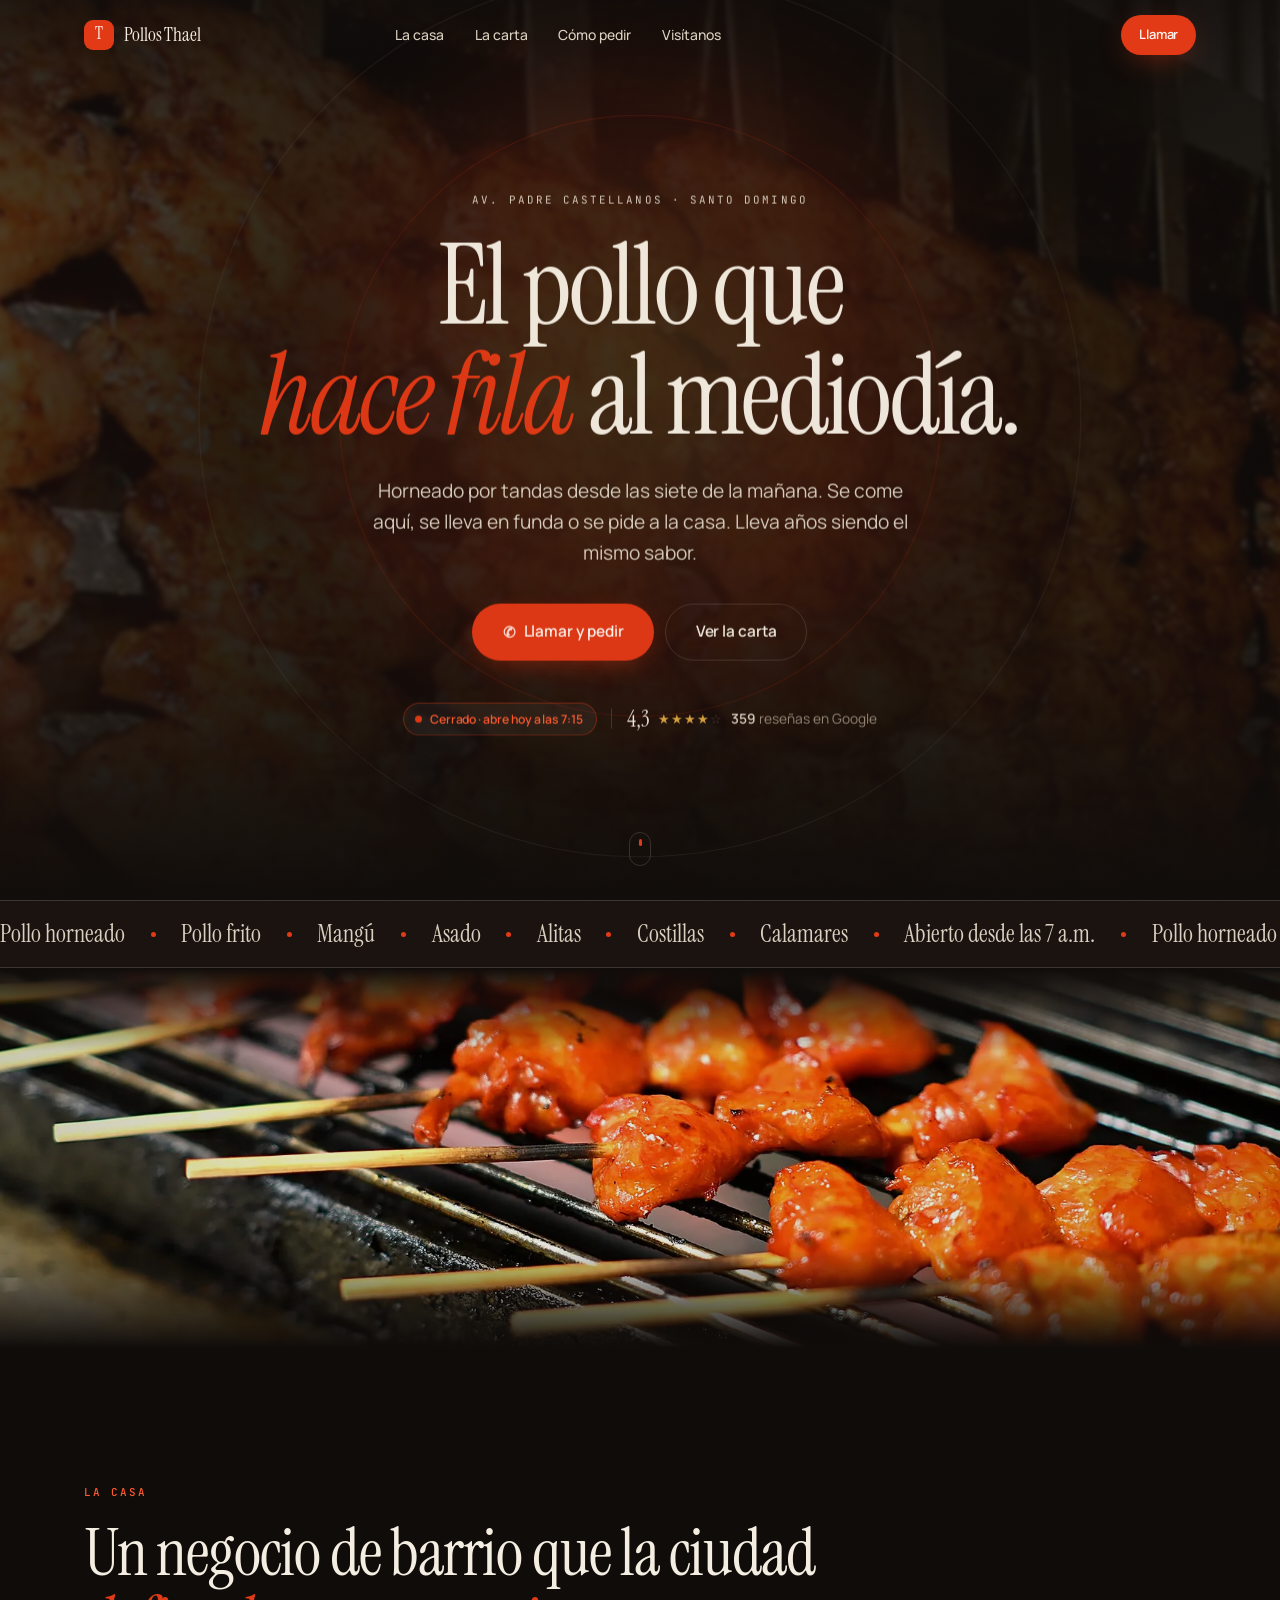
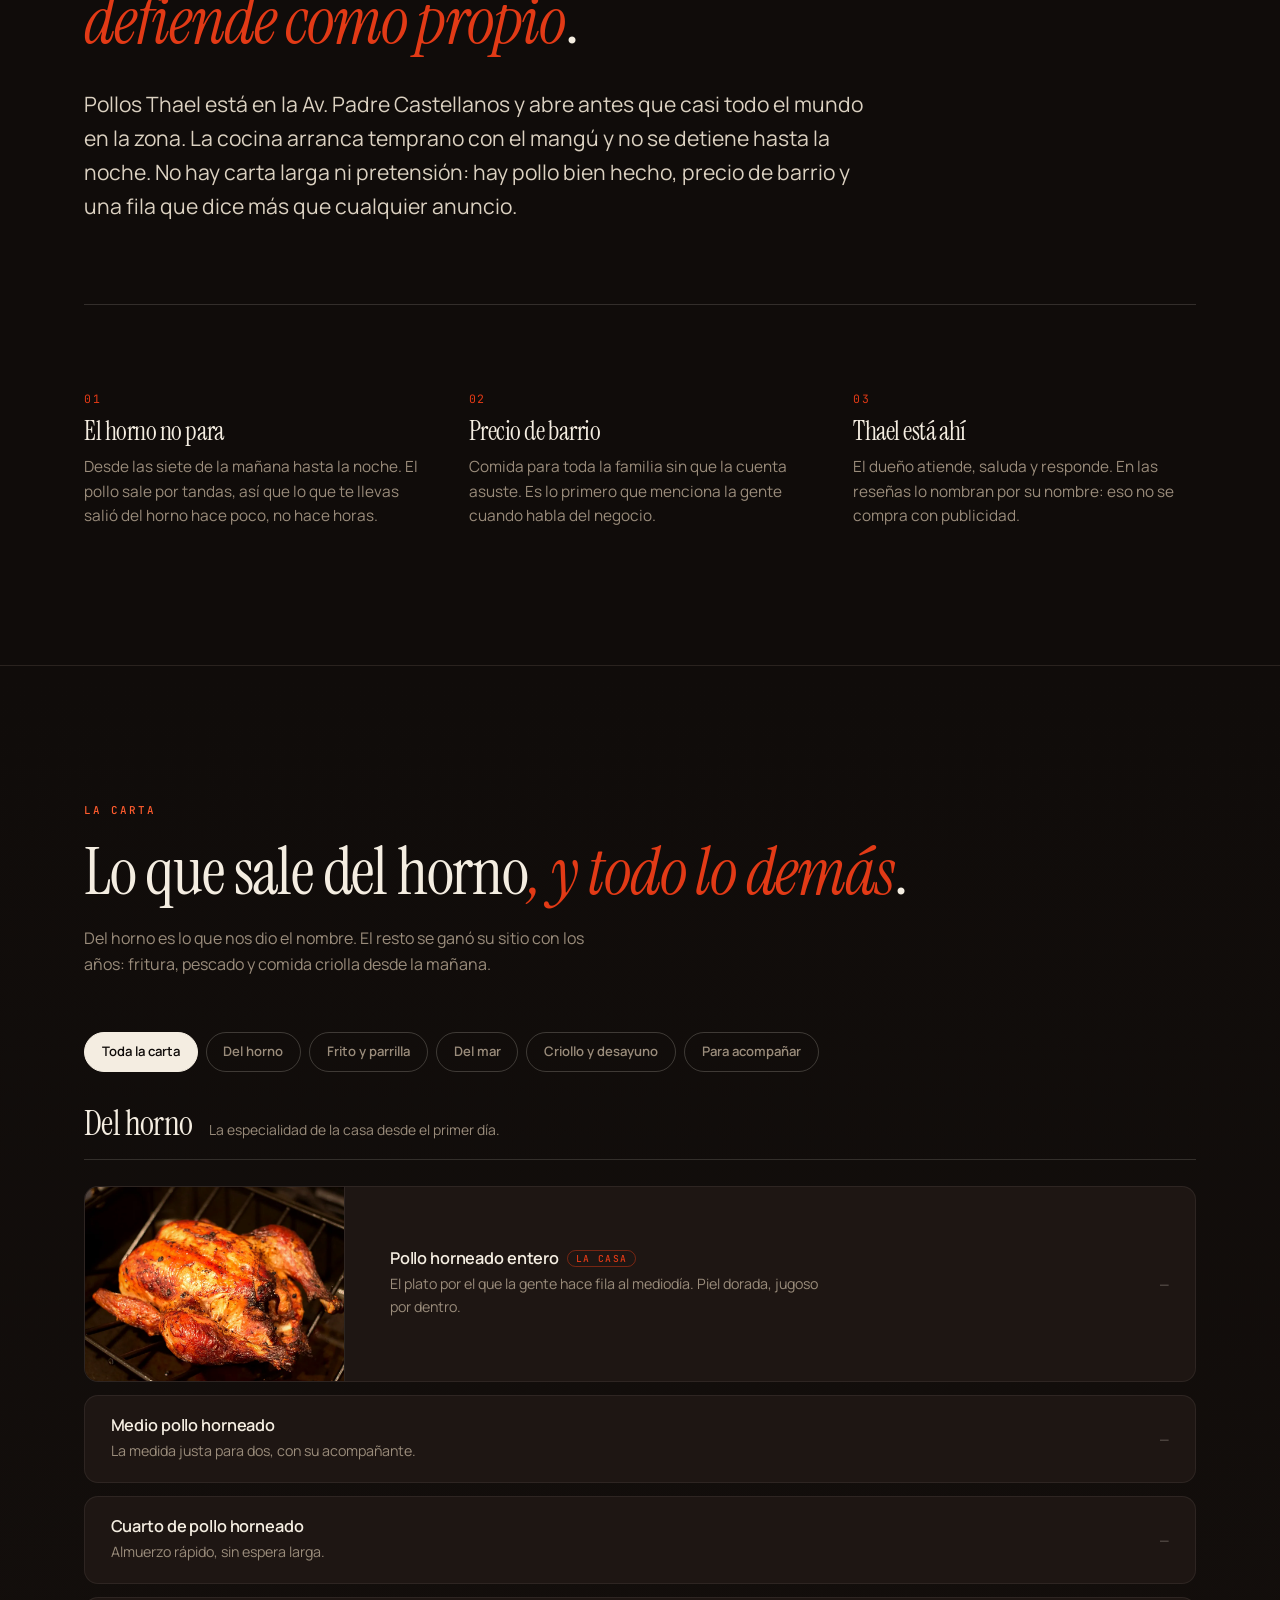
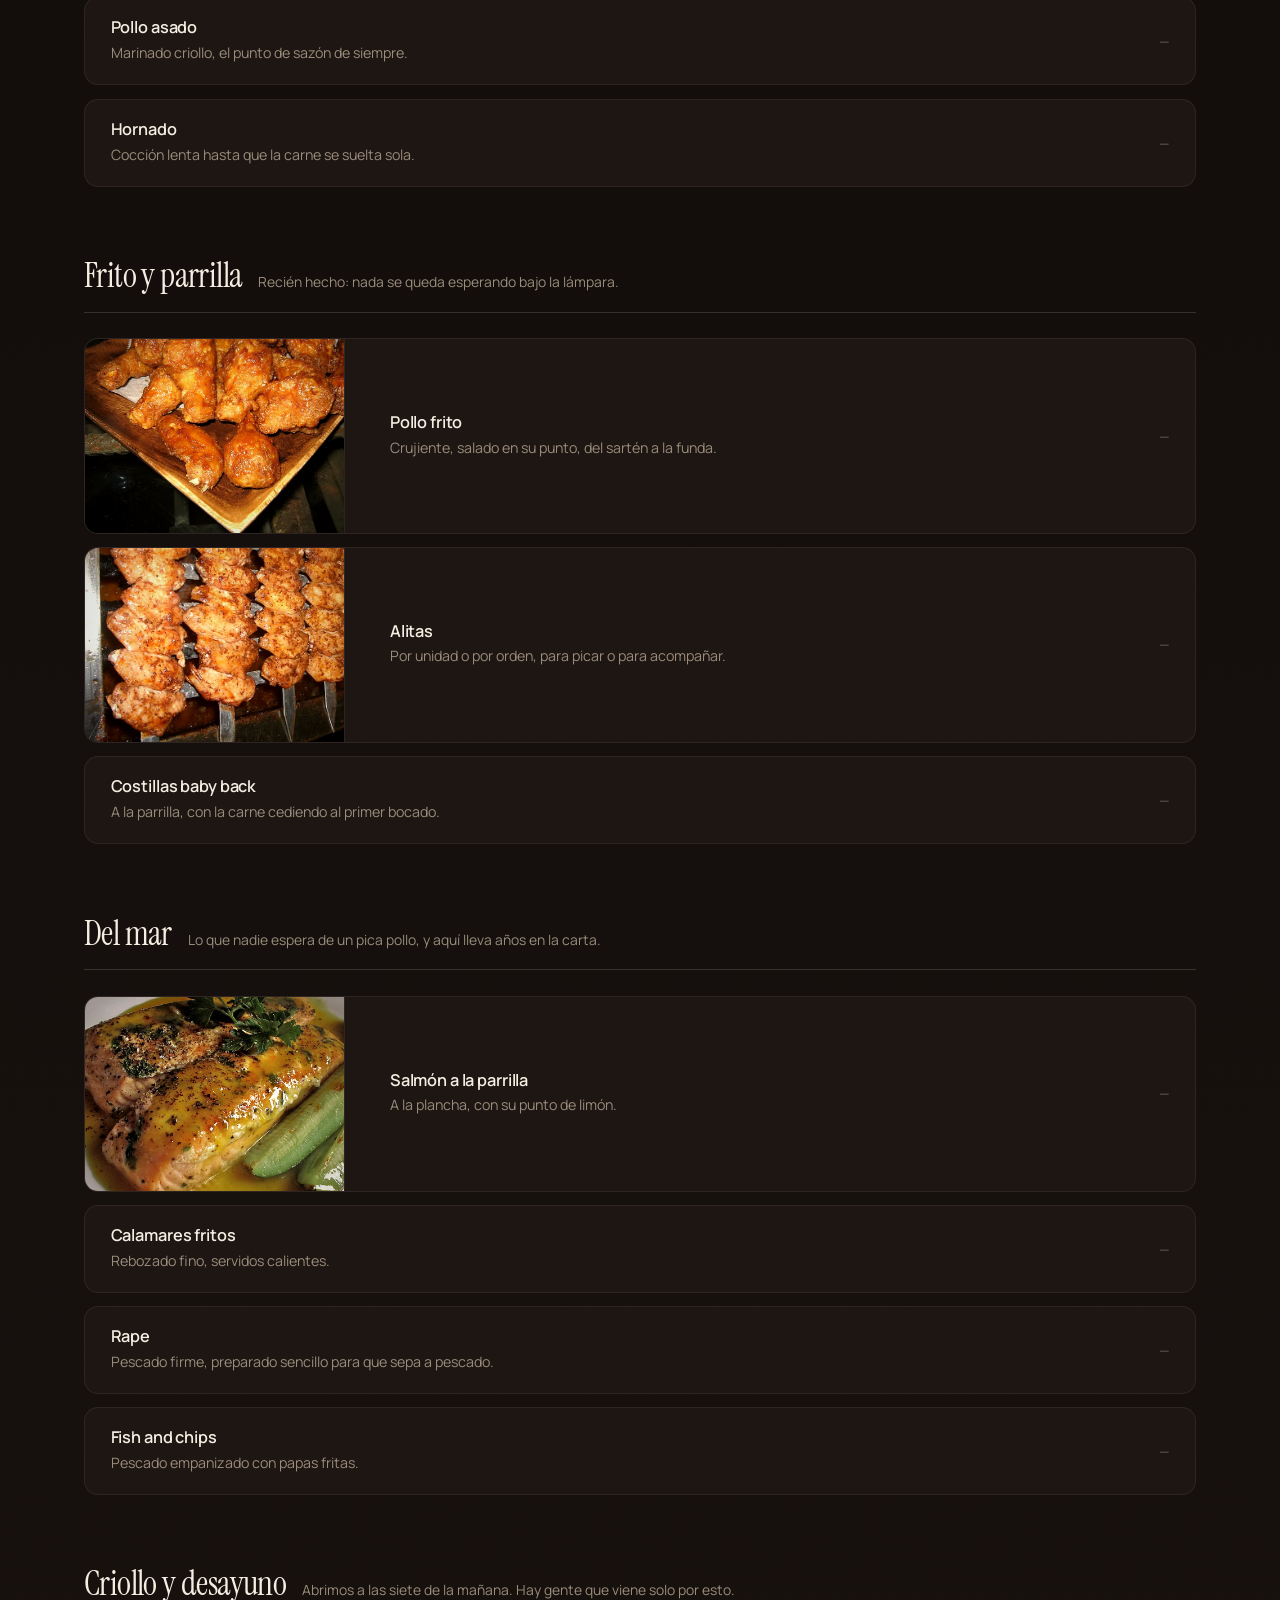
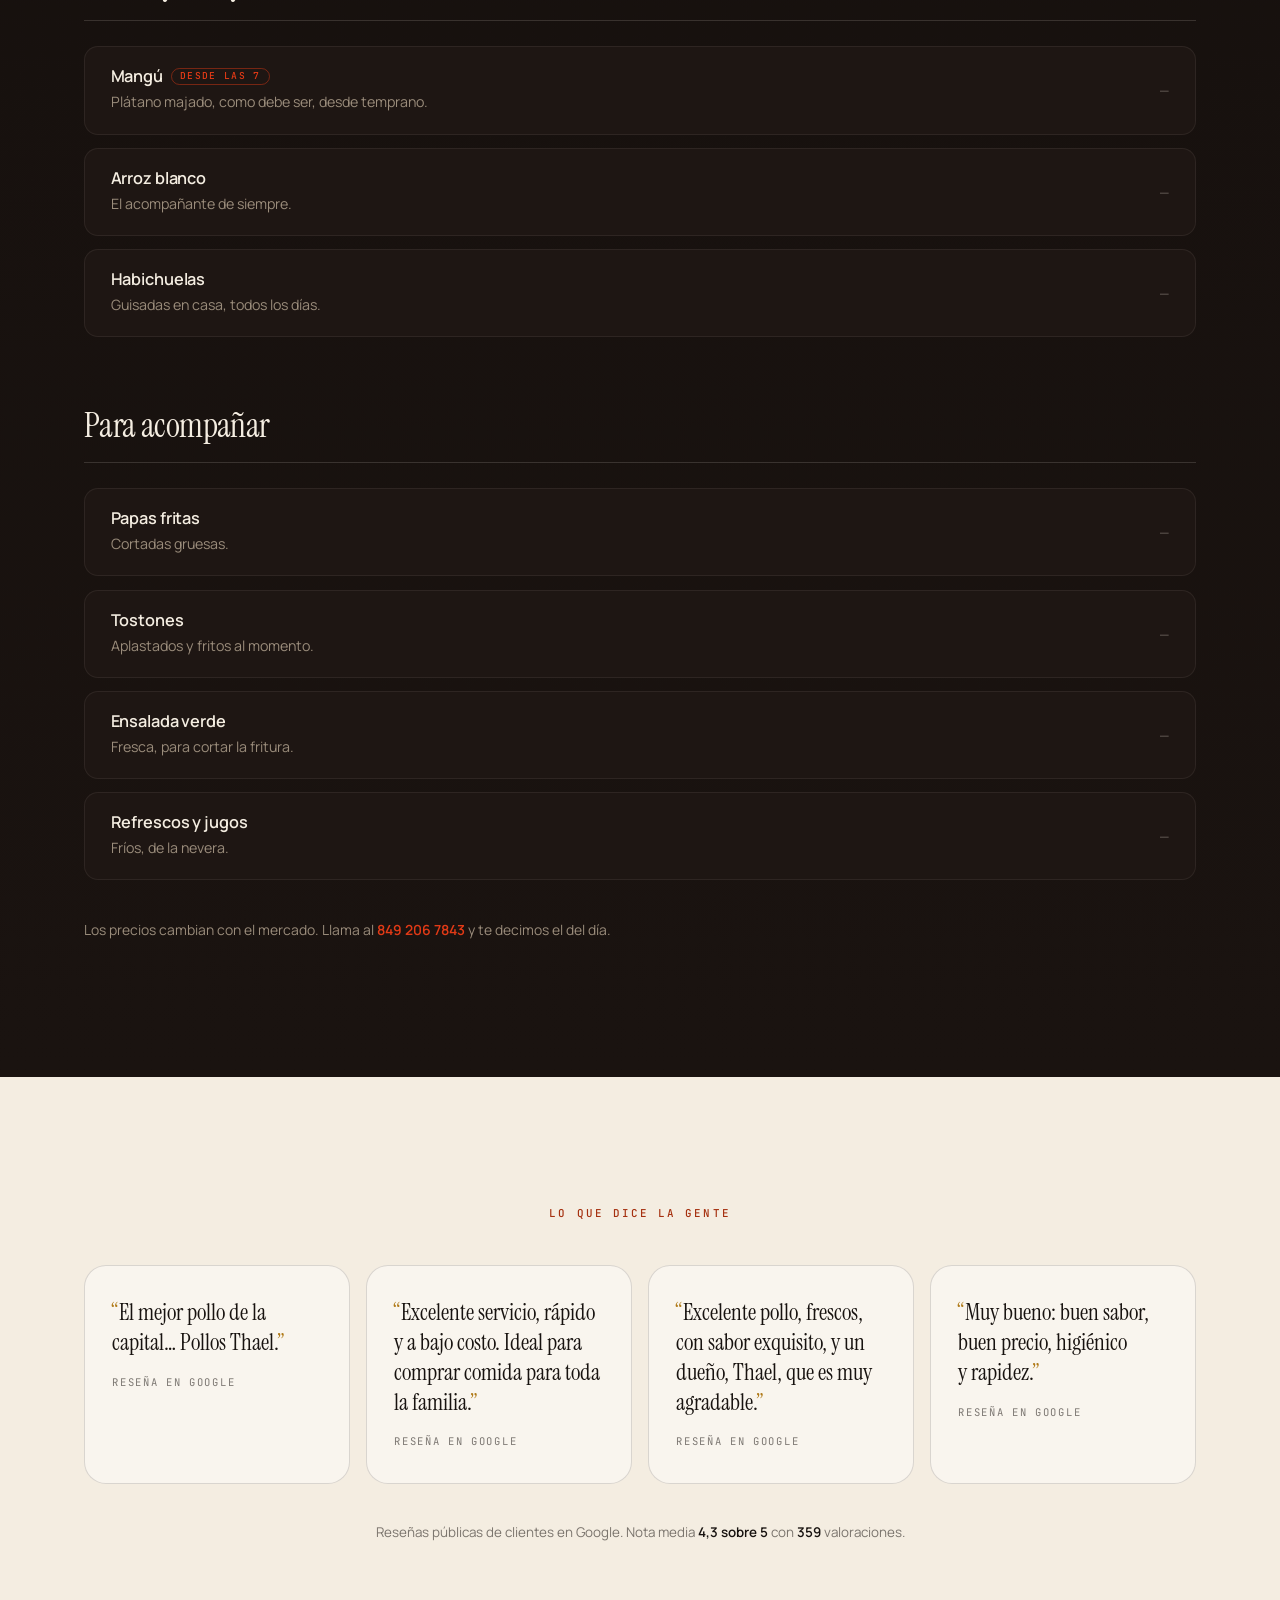
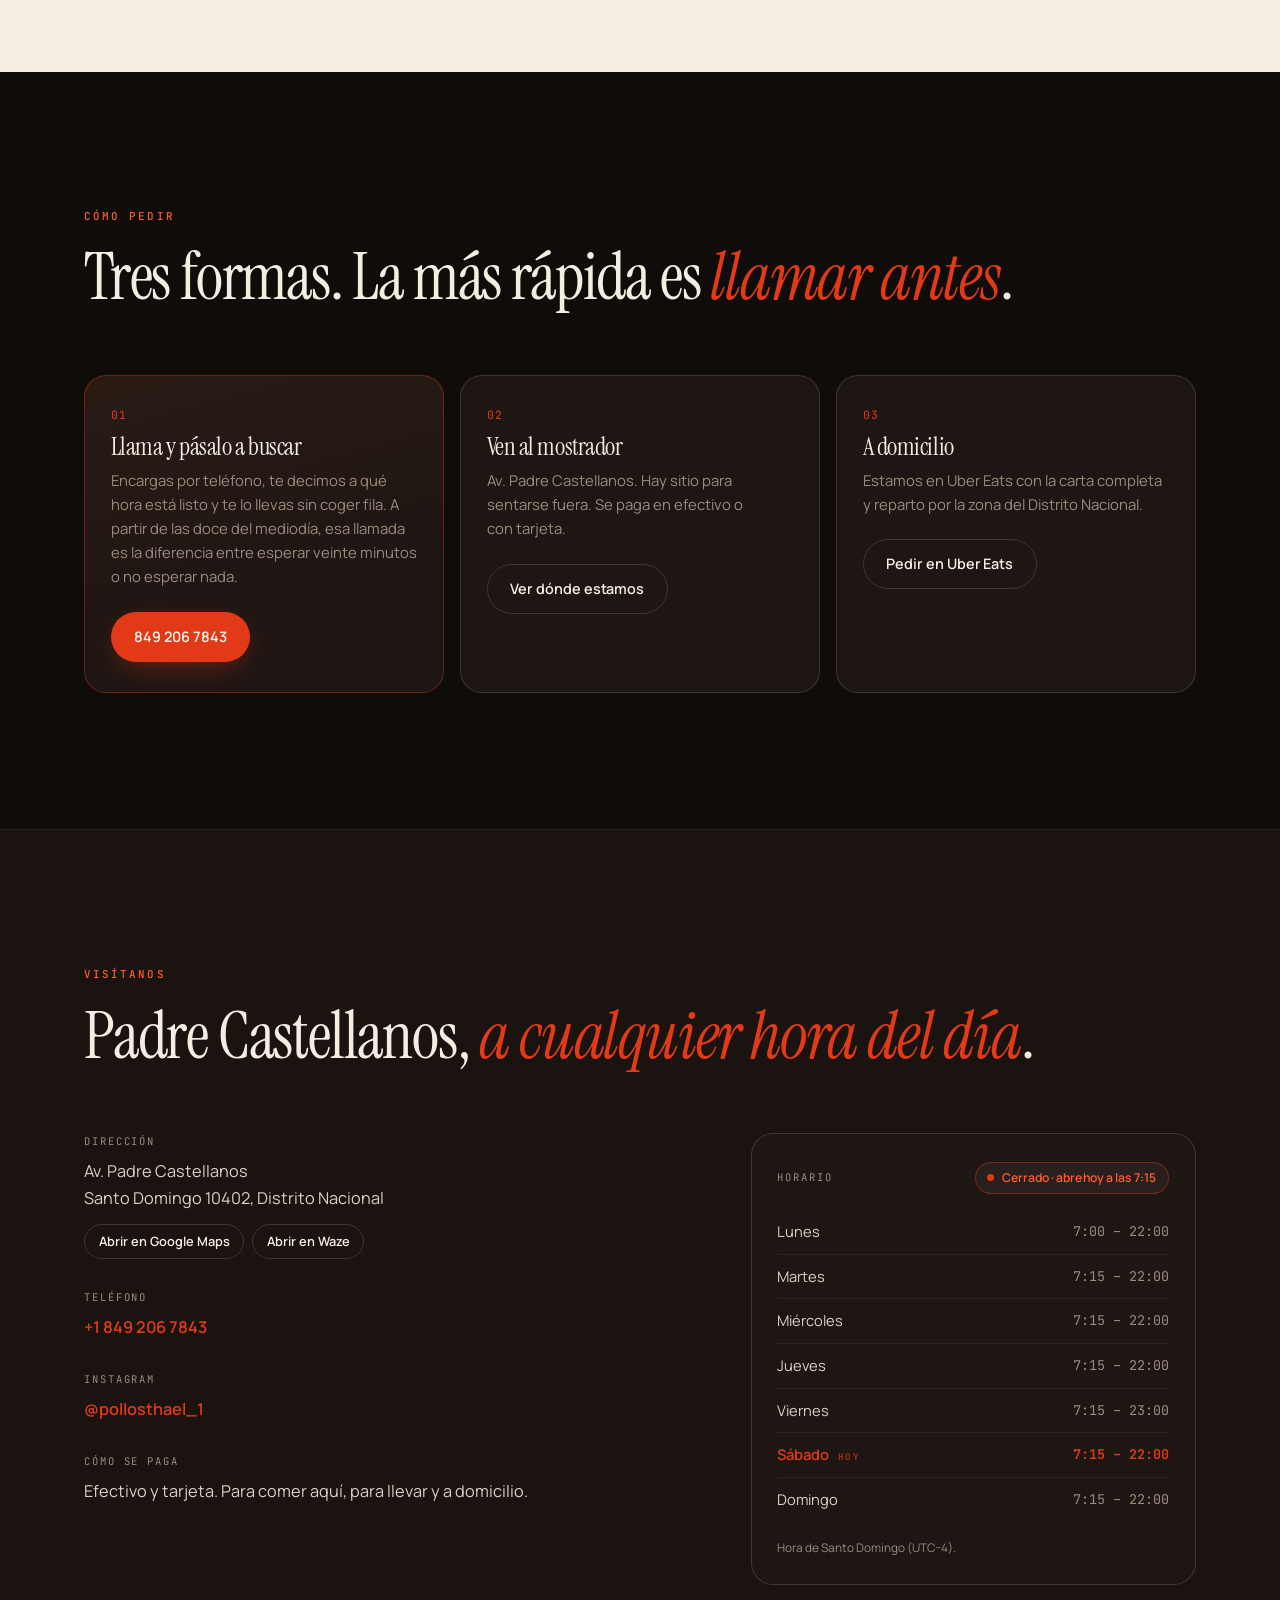
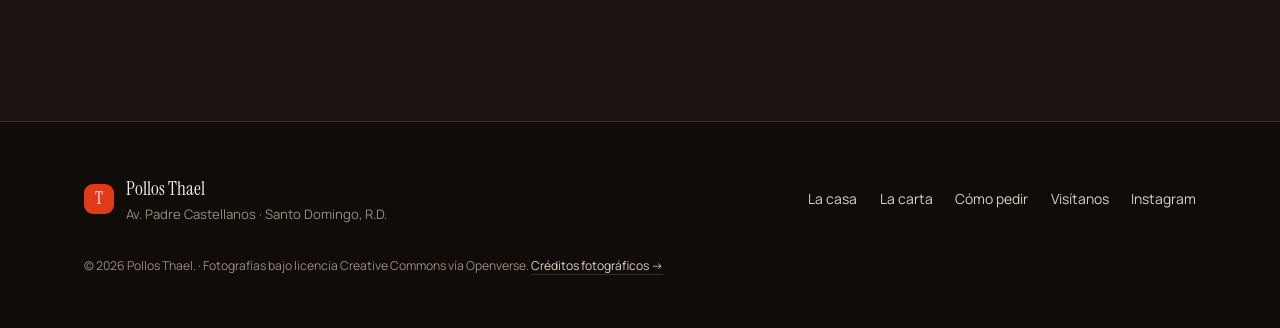
<file: pollos-thael/index.html>
<!DOCTYPE html>
<html lang="es-DO">
<head>
<meta charset="utf-8" />
<meta name="viewport" content="width=device-width, initial-scale=1, viewport-fit=cover" />
<title>Pollos Thael · Pollo horneado en Padre Castellanos, Santo Domingo</title>
<meta name="description" content="Pollo horneado, frito y comida criolla en la Av. Padre Castellanos, Santo Domingo. Abierto desde las 7 de la mañana. 4,3 ★ en Google. Para comer aquí, llevar o pedir a domicilio." />
<meta name="theme-color" content="#100C0A" />

<meta property="og:type" content="restaurant" />
<meta property="og:title" content="Pollos Thael · Padre Castellanos, Santo Domingo" />
<meta property="og:description" content="El pollo horneado que hace fila al mediodía. Abierto desde las 7 a.m." />
<meta property="og:locale" content="es_DO" />

<link rel="icon" href="data:image/svg+xml,%3Csvg xmlns='http://www.w3.org/2000/svg' viewBox='0 0 32 32'%3E%3Crect width='32' height='32' rx='7' fill='%23C63B12'/%3E%3Ctext x='16' y='23' font-family='Georgia,serif' font-size='19' fill='%23F6F1E7' text-anchor='middle'%3ET%3C/text%3E%3C/svg%3E" />

<link rel="preconnect" href="https://fonts.googleapis.com" />
<link rel="preconnect" href="https://fonts.gstatic.com" crossorigin />
<link rel="stylesheet" href="https://fonts.googleapis.com/css2?family=Instrument+Serif:ital@0;1&family=Manrope:wght@300;400;500;600;700&family=JetBrains+Mono:wght@400;500&display=swap" />

<link rel="preload" as="image" href="assets/img/hero.webp" fetchpriority="high" />

<script>document.documentElement.classList.add("js");</script>
<link rel="stylesheet" href="styles.css?v=20260904" />
</head>
<body>

<a class="skip-link" href="#contenido">Saltar al contenido</a>

<!-- ============================ SPLASH ============================ -->
<div class="splash" data-splash aria-hidden="true">
  <div class="splash-inner">
    <span class="splash-mark">Pollos&nbsp;Thael</span>
    <span class="splash-line"><i></i></span>
  </div>
</div>

<!-- ============================ NAV ============================ -->
<header class="nav" data-nav>
  <div class="nav-inner">
    <a class="nav-logo" href="#top">
      <span class="nav-logo-mark" aria-hidden="true">T</span>
      <span class="nav-logo-text">Pollos&nbsp;Thael</span>
    </a>

    <nav class="nav-links" aria-label="Principal">
      <a href="#casa">La casa</a>
      <a href="#carta">La carta</a>
      <a href="#pedir">Cómo pedir</a>
      <a href="#visitanos">Visítanos</a>
    </nav>

    <div class="nav-right">
      <span class="estado estado--nav" data-estado hidden>
        <i class="estado-dot"></i><span data-estado-texto></span>
      </span>
      <a class="btn btn-sm btn-primary" href="tel:+18492067843">Llamar</a>
    </div>
  </div>
</header>

<!-- Barra fija de móvil: dos enlaces normales, funcionan siempre. -->
<div class="barra-movil">
  <a class="barra-btn barra-btn--ghost" href="#carta">Ver la carta</a>
  <a class="barra-btn barra-btn--primary" href="tel:+18492067843">
    <span aria-hidden="true">✆</span> Llamar y pedir
  </a>
</div>

<main id="contenido">

<!-- ============================ HERO ============================ -->
<section class="hero" id="top">
  <div class="hero-foto" aria-hidden="true">
    <img src="assets/img/hero.webp" alt="" fetchpriority="high" decoding="async" />
    <div class="hero-velo"></div>
  </div>
  <div class="hero-plate" aria-hidden="true">
    <div class="hero-plate-glow"></div>
    <div class="hero-plate-ring"></div>
    <div class="hero-plate-ring hero-plate-ring--2"></div>
  </div>
  <div class="hero-grain" aria-hidden="true"></div>

  <div class="hero-inner">
    <p class="kicker">Av. Padre Castellanos · Santo Domingo</p>

    <!-- EDITA AQUÍ: el titular grande de la portada -->
    <h1 class="hero-title">
      El pollo que<br />
      <em>hace fila</em> al mediodía.
    </h1>

    <p class="hero-sub">
      Horneado por tandas desde las siete de la mañana. Se come aquí, se
      lleva en funda o se pide a la casa. Lleva años siendo el mismo sabor.
    </p>

    <div class="hero-actions">
      <a class="btn btn-primary btn-lg" href="tel:+18492067843">
        <span class="btn-ico" aria-hidden="true">✆</span> Llamar y pedir
      </a>
      <a class="btn btn-ghost btn-lg" href="#carta">Ver la carta</a>
    </div>

    <div class="hero-foot">
      <span class="estado estado--hero" data-estado hidden>
        <i class="estado-dot"></i><span data-estado-texto></span>
      </span>
      <span class="hero-sep" aria-hidden="true"></span>
      <span class="hero-rating">
        <b class="hero-nota" data-count-to="4.3" data-decimals="1">4,3</b>
        <span class="stars" aria-hidden="true">★★★★<i class="star-vacia">☆</i></span>
        <span class="hero-rating-meta"><b data-count-to="359">359</b> reseñas en Google</span>
      </span>
    </div>
  </div>

  <a class="hero-scroll" href="#casa" aria-label="Bajar al contenido"><span></span></a>
</section>

<!-- ============================ CINTA ============================ -->
<div class="ticker" aria-hidden="true">
  <div class="ticker-track" data-ticker>
    <span class="ticker-item">Pollo horneado</span><span class="ticker-dot"></span>
    <span class="ticker-item">Pollo frito</span><span class="ticker-dot"></span>
    <span class="ticker-item">Mangú</span><span class="ticker-dot"></span>
    <span class="ticker-item">Asado</span><span class="ticker-dot"></span>
    <span class="ticker-item">Alitas</span><span class="ticker-dot"></span>
    <span class="ticker-item">Costillas</span><span class="ticker-dot"></span>
    <span class="ticker-item">Calamares</span><span class="ticker-dot"></span>
    <span class="ticker-item">Abierto desde las 7 a.m.</span><span class="ticker-dot"></span>
  </div>
</div>

<!-- ============================ BANDA ============================ -->
<figure class="banda">
  <img src="assets/img/casa.webp" alt="Pinchos de pollo dorándose sobre la parrilla al carbón" loading="lazy" decoding="async" />
</figure>

<!-- ============================ LA CASA ============================ -->
<section class="casa" id="casa">
  <div class="wrap">
    <div class="casa-head">
      <p class="eyebrow">La casa</p>
      <h2 class="h2" data-reveal>
        Un negocio de barrio que la ciudad<br />
        <em>defiende como propio</em>.
      </h2>
    </div>

    <!-- EDITA AQUÍ: el párrafo que cuenta quién eres -->
    <p class="lead" data-reveal>
      Pollos Thael está en la Av. Padre Castellanos y abre antes que casi
      todo el mundo en la zona. La cocina arranca temprano con el mangú y no
      se detiene hasta la noche. No hay carta larga ni pretensión: hay pollo
      bien hecho, precio de barrio y una fila que dice más que cualquier
      anuncio.
    </p>

    <!-- EDITA AQUÍ: los tres motivos -->
    <ol class="pilares">
      <li class="pilar" data-reveal>
        <span class="pilar-num">01</span>
        <h3 class="pilar-titulo">El horno no para</h3>
        <p>
          Desde las siete de la mañana hasta la noche. El pollo sale por
          tandas, así que lo que te llevas salió del horno hace poco, no
          hace horas.
        </p>
      </li>
      <li class="pilar" data-reveal>
        <span class="pilar-num">02</span>
        <h3 class="pilar-titulo">Precio de barrio</h3>
        <p>
          Comida para toda la familia sin que la cuenta asuste. Es lo primero
          que menciona la gente cuando habla del negocio.
        </p>
      </li>
      <li class="pilar" data-reveal>
        <span class="pilar-num">03</span>
        <h3 class="pilar-titulo">Thael está ahí</h3>
        <p>
          El dueño atiende, saluda y responde. En las reseñas lo nombran por
          su nombre: eso no se compra con publicidad.
        </p>
      </li>
    </ol>
  </div>
</section>

<!-- ============================ LA CARTA ============================
     EDITA AQUÍ la carta entera.
     · Para añadir un plato, copia un bloque <li class="plato"> completo.
     · Para poner precio, cambia  <span class="plato-precio"></span>
       por                        <span class="plato-precio">RD$ 450</span>
     · Para quitar un plato, borra su bloque <li> entero.
     · Para poner fotos, mira el paso 3 de LEEME.md.
     ================================================================= -->
<section class="carta" id="carta">
  <div class="wrap">
    <div class="carta-head">
      <p class="eyebrow">La carta</p>
      <h2 class="h2" data-reveal>Lo que sale del horno<em>, y todo lo demás</em>.</h2>
      <p class="carta-intro" data-reveal>
        Del horno es lo que nos dio el nombre. El resto se ganó su sitio con
        los años: fritura, pescado y comida criolla desde la mañana.
      </p>
    </div>

    <!-- Los filtros aparecen solo si el navegador tiene JavaScript.
         Sin JavaScript se ven todas las categorías seguidas. -->
    <div class="carta-tabs" data-tabs role="group" aria-label="Filtrar la carta por categoría"></div>

    <div class="carta-panels" data-carta>

      <!-- ---------- DEL HORNO ---------- -->
      <section class="cat" id="cat-horno" data-cat="Del horno">
        <header class="cat-head">
          <h3 class="cat-titulo">Del horno</h3>
          <p class="cat-pie">La especialidad de la casa desde el primer día.</p>
        </header>
        <ul class="platos">
          <li class="plato plato--destacado" data-reveal data-brasa>
            <div class="plato-marco"><img class="plato-foto" src="assets/img/pollo-horneado.webp" alt="Pollo entero recién salido del horno, con la piel dorada" loading="lazy" decoding="async" /></div>
            <div class="plato-texto">
              <h4 class="plato-nombre">Pollo horneado entero <span class="plato-sello">La casa</span></h4>
              <p class="plato-desc">El plato por el que la gente hace fila al mediodía. Piel dorada, jugoso por dentro.</p>
            </div>
            <span class="plato-precio"></span>
          </li>
          <li class="plato" data-reveal data-brasa>
            <div class="plato-texto">
              <h4 class="plato-nombre">Medio pollo horneado</h4>
              <p class="plato-desc">La medida justa para dos, con su acompañante.</p>
            </div>
            <span class="plato-precio"></span>
          </li>
          <li class="plato" data-reveal data-brasa>
            <div class="plato-texto">
              <h4 class="plato-nombre">Cuarto de pollo horneado</h4>
              <p class="plato-desc">Almuerzo rápido, sin espera larga.</p>
            </div>
            <span class="plato-precio"></span>
          </li>
          <li class="plato" data-reveal data-brasa>
            <div class="plato-texto">
              <h4 class="plato-nombre">Pollo asado</h4>
              <p class="plato-desc">Marinado criollo, el punto de sazón de siempre.</p>
            </div>
            <span class="plato-precio"></span>
          </li>
          <li class="plato" data-reveal data-brasa>
            <div class="plato-texto">
              <h4 class="plato-nombre">Hornado</h4>
              <p class="plato-desc">Cocción lenta hasta que la carne se suelta sola.</p>
            </div>
            <span class="plato-precio"></span>
          </li>
        </ul>
      </section>

      <!-- ---------- FRITO Y PARRILLA ---------- -->
      <section class="cat" id="cat-frito" data-cat="Frito y parrilla">
        <header class="cat-head">
          <h3 class="cat-titulo">Frito y parrilla</h3>
          <p class="cat-pie">Recién hecho: nada se queda esperando bajo la lámpara.</p>
        </header>
        <ul class="platos">
          <li class="plato plato--destacado" data-reveal data-brasa>
            <div class="plato-marco"><img class="plato-foto" src="assets/img/pollo-frito.webp" alt="Presas de pollo frito crujiente servidas sobre tabla de madera" loading="lazy" decoding="async" /></div>
            <div class="plato-texto">
              <h4 class="plato-nombre">Pollo frito</h4>
              <p class="plato-desc">Crujiente, salado en su punto, del sartén a la funda.</p>
            </div>
            <span class="plato-precio"></span>
          </li>
          <li class="plato plato--destacado" data-reveal data-brasa>
            <div class="plato-marco"><img class="plato-foto" src="assets/img/alitas.webp" alt="Alitas de pollo sazonadas dorándose en la rustidera" loading="lazy" decoding="async" /></div>
            <div class="plato-texto">
              <h4 class="plato-nombre">Alitas</h4>
              <p class="plato-desc">Por unidad o por orden, para picar o para acompañar.</p>
            </div>
            <span class="plato-precio"></span>
          </li>
          <li class="plato" data-reveal data-brasa>
            <div class="plato-texto">
              <h4 class="plato-nombre">Costillas baby back</h4>
              <p class="plato-desc">A la parrilla, con la carne cediendo al primer bocado.</p>
            </div>
            <span class="plato-precio"></span>
          </li>
        </ul>
      </section>

      <!-- ---------- DEL MAR ---------- -->
      <section class="cat" id="cat-mar" data-cat="Del mar">
        <header class="cat-head">
          <h3 class="cat-titulo">Del mar</h3>
          <p class="cat-pie">Lo que nadie espera de un pica pollo, y aquí lleva años en la carta.</p>
        </header>
        <ul class="platos">
          <li class="plato plato--destacado" data-reveal data-brasa>
            <div class="plato-marco"><img class="plato-foto" src="assets/img/salmon.webp" alt="Filete de salmón a la parrilla con salsa de cítricos" loading="lazy" decoding="async" /></div>
            <div class="plato-texto">
              <h4 class="plato-nombre">Salmón a la parrilla</h4>
              <p class="plato-desc">A la plancha, con su punto de limón.</p>
            </div>
            <span class="plato-precio"></span>
          </li>
          <li class="plato" data-reveal data-brasa>
            <div class="plato-texto">
              <h4 class="plato-nombre">Calamares fritos</h4>
              <p class="plato-desc">Rebozado fino, servidos calientes.</p>
            </div>
            <span class="plato-precio"></span>
          </li>
          <li class="plato" data-reveal data-brasa>
            <div class="plato-texto">
              <h4 class="plato-nombre">Rape</h4>
              <p class="plato-desc">Pescado firme, preparado sencillo para que sepa a pescado.</p>
            </div>
            <span class="plato-precio"></span>
          </li>
          <li class="plato" data-reveal data-brasa>
            <div class="plato-texto">
              <h4 class="plato-nombre">Fish and chips</h4>
              <p class="plato-desc">Pescado empanizado con papas fritas.</p>
            </div>
            <span class="plato-precio"></span>
          </li>
        </ul>
      </section>

      <!-- ---------- CRIOLLO Y DESAYUNO ---------- -->
      <section class="cat" id="cat-criollo" data-cat="Criollo y desayuno">
        <header class="cat-head">
          <h3 class="cat-titulo">Criollo y desayuno</h3>
          <p class="cat-pie">Abrimos a las siete de la mañana. Hay gente que viene solo por esto.</p>
        </header>
        <ul class="platos">
          <li class="plato" data-reveal data-brasa>
            <div class="plato-texto">
              <h4 class="plato-nombre">Mangú <span class="plato-sello">Desde las 7</span></h4>
              <p class="plato-desc">Plátano majado, como debe ser, desde temprano.</p>
            </div>
            <span class="plato-precio"></span>
          </li>
          <li class="plato" data-reveal data-brasa>
            <div class="plato-texto">
              <h4 class="plato-nombre">Arroz blanco</h4>
              <p class="plato-desc">El acompañante de siempre.</p>
            </div>
            <span class="plato-precio"></span>
          </li>
          <li class="plato" data-reveal data-brasa>
            <div class="plato-texto">
              <h4 class="plato-nombre">Habichuelas</h4>
              <p class="plato-desc">Guisadas en casa, todos los días.</p>
            </div>
            <span class="plato-precio"></span>
          </li>
        </ul>
      </section>

      <!-- ---------- PARA ACOMPAÑAR ---------- -->
      <section class="cat" id="cat-acompanar" data-cat="Para acompañar">
        <header class="cat-head">
          <h3 class="cat-titulo">Para acompañar</h3>
          <p class="cat-pie"></p>
        </header>
        <ul class="platos">
          <li class="plato" data-reveal data-brasa>
            <div class="plato-texto">
              <h4 class="plato-nombre">Papas fritas</h4>
              <p class="plato-desc">Cortadas gruesas.</p>
            </div>
            <span class="plato-precio"></span>
          </li>
          <li class="plato" data-reveal data-brasa>
            <div class="plato-texto">
              <h4 class="plato-nombre">Tostones</h4>
              <p class="plato-desc">Aplastados y fritos al momento.</p>
            </div>
            <span class="plato-precio"></span>
          </li>
          <li class="plato" data-reveal data-brasa>
            <div class="plato-texto">
              <h4 class="plato-nombre">Ensalada verde</h4>
              <p class="plato-desc">Fresca, para cortar la fritura.</p>
            </div>
            <span class="plato-precio"></span>
          </li>
          <li class="plato" data-reveal data-brasa>
            <div class="plato-texto">
              <h4 class="plato-nombre">Refrescos y jugos</h4>
              <p class="plato-desc">Fríos, de la nevera.</p>
            </div>
            <span class="plato-precio"></span>
          </li>
        </ul>
      </section>

    </div>

    <p class="carta-nota">
      Los precios cambian con el mercado. Llama al
      <a href="tel:+18492067843">849&nbsp;206&nbsp;7843</a> y te decimos el del día.
    </p>
  </div>
</section>

<!-- ============================ RESEÑAS ============================
     EDITA AQUÍ. Son reseñas públicas reales de clientes en Google.
     Si añades más, cópialas tal cual de tu ficha de Google.
     ================================================================= -->
<section class="voces">
  <div class="wrap">
    <p class="eyebrow eyebrow--centro">Lo que dice la gente</p>

    <ul class="voces-grid">
      <li class="voz" data-reveal>
        <p class="voz-texto">El mejor pollo de la capital… Pollos Thael.</p>
        <p class="voz-fuente">Reseña en Google</p>
      </li>
      <li class="voz" data-reveal>
        <p class="voz-texto">Excelente servicio, rápido y a bajo costo. Ideal para comprar comida para toda la familia.</p>
        <p class="voz-fuente">Reseña en Google</p>
      </li>
      <li class="voz" data-reveal>
        <p class="voz-texto">Excelente pollo, frescos, con sabor exquisito, y un dueño, Thael, que es muy agradable.</p>
        <p class="voz-fuente">Reseña en Google</p>
      </li>
      <li class="voz" data-reveal>
        <p class="voz-texto">Muy bueno: buen sabor, buen precio, higiénico y rapidez.</p>
        <p class="voz-fuente">Reseña en Google</p>
      </li>
    </ul>

    <p class="voces-pie">
      Reseñas públicas de clientes en Google. Nota media <b>4,3 sobre 5</b>
      con <b>359</b> valoraciones.
    </p>
  </div>
</section>

<!-- ============================ CÓMO PEDIR ============================ -->
<section class="pedir" id="pedir">
  <div class="wrap">
    <div class="pedir-head">
      <p class="eyebrow">Cómo pedir</p>
      <h2 class="h2" data-reveal>Tres formas. La más rápida es <em>llamar antes</em>.</h2>
    </div>

    <div class="pedir-grid">
      <article class="via via--destacada" data-reveal>
        <span class="via-num">01</span>
        <h3 class="via-titulo">Llama y pásalo a buscar</h3>
        <p>
          Encargas por teléfono, te decimos a qué hora está listo y te lo
          llevas sin coger fila. A partir de las doce del mediodía, esa
          llamada es la diferencia entre esperar veinte minutos o no
          esperar nada.
        </p>
        <a class="btn btn-primary" href="tel:+18492067843">849&nbsp;206&nbsp;7843</a>
      </article>

      <article class="via" data-reveal>
        <span class="via-num">02</span>
        <h3 class="via-titulo">Ven al mostrador</h3>
        <p>
          Av. Padre Castellanos. Hay sitio para sentarse fuera. Se paga en
          efectivo o con tarjeta.
        </p>
        <a class="btn btn-ghost" href="#visitanos">Ver dónde estamos</a>
      </article>

      <article class="via" data-reveal>
        <span class="via-num">03</span>
        <h3 class="via-titulo">A domicilio</h3>
        <p>
          Estamos en Uber&nbsp;Eats con la carta completa y reparto por la
          zona del Distrito Nacional.
        </p>
        <a class="btn btn-ghost" href="https://www.ubereats.com/do/store/pollos-thael-padre-castellanos/R-UlYSWBUB69ugKkZPGGHA" target="_blank" rel="noopener">Pedir en Uber Eats</a>
      </article>
    </div>
  </div>
</section>

<!-- ============================ VISÍTANOS ============================ -->
<section class="visita" id="visitanos">
  <div class="wrap">
    <div class="visita-head">
      <p class="eyebrow">Visítanos</p>
      <h2 class="h2" data-reveal>Padre Castellanos,<em> a cualquier hora del día</em>.</h2>
    </div>

    <div class="visita-grid">
      <div class="visita-datos" data-reveal>
        <div class="dato">
          <span class="dato-label">Dirección</span>
          <p class="dato-valor">Av. Padre Castellanos<br />Santo Domingo 10402, Distrito Nacional</p>
          <div class="dato-links">
            <a href="https://www.google.com/maps/search/?api=1&amp;query=Pollos+Thael+Av.+Padre+Castellanos+Santo+Domingo" target="_blank" rel="noopener">Abrir en Google Maps</a>
            <a href="https://www.waze.com/es/live-map/directions/do/distrito-nacional/santo-domingo/pollos-thael?to=place.ChIJsbTW0V6Ir44RKLDckf3hXaI" target="_blank" rel="noopener">Abrir en Waze</a>
          </div>
        </div>

        <div class="dato">
          <span class="dato-label">Teléfono</span>
          <p class="dato-valor"><a class="dato-enlace" href="tel:+18492067843">+1 849&nbsp;206&nbsp;7843</a></p>
        </div>

        <div class="dato">
          <span class="dato-label">Instagram</span>
          <p class="dato-valor"><a class="dato-enlace" href="https://www.instagram.com/pollosthael_1/" target="_blank" rel="noopener">@pollosthael_1</a></p>
        </div>

        <div class="dato">
          <span class="dato-label">Cómo se paga</span>
          <p class="dato-valor">Efectivo y tarjeta. Para comer aquí, para llevar y a domicilio.</p>
        </div>
      </div>

      <!-- EDITA AQUÍ el horario que se ve.
           Si lo cambias, cámbialo también en lib/manifest.js para que el
           cartelito de "Abierto ahora" siga diciendo la verdad. -->
      <div class="visita-horario" data-reveal>
        <div class="horario-top">
          <span class="dato-label">Horario</span>
          <span class="estado estado--panel" data-estado hidden>
            <i class="estado-dot"></i><span data-estado-texto></span>
          </span>
        </div>

        <table class="horario">
          <caption class="sr-only">Horario de apertura por día</caption>
          <tbody>
            <tr data-dia="1"><th scope="row">Lunes</th><td>7:00 – 22:00</td></tr>
            <tr data-dia="2"><th scope="row">Martes</th><td>7:15 – 22:00</td></tr>
            <tr data-dia="3"><th scope="row">Miércoles</th><td>7:15 – 22:00</td></tr>
            <tr data-dia="4"><th scope="row">Jueves</th><td>7:15 – 22:00</td></tr>
            <tr data-dia="5"><th scope="row">Viernes</th><td>7:15 – 23:00</td></tr>
            <tr data-dia="6"><th scope="row">Sábado</th><td>7:15 – 22:00</td></tr>
            <tr data-dia="0"><th scope="row">Domingo</th><td>7:15 – 22:00</td></tr>
          </tbody>
        </table>

        <p class="horario-nota">Hora de Santo Domingo (UTC−4).</p>
      </div>
    </div>
  </div>
</section>

</main>

<!-- ============================ PIE ============================ -->
<footer class="foot">
  <div class="wrap foot-inner">
    <div class="foot-brand">
      <span class="nav-logo-mark" aria-hidden="true">T</span>
      <div>
        <p class="foot-nombre">Pollos Thael</p>
        <p class="foot-lema">Av. Padre Castellanos · Santo Domingo, R.D.</p>
      </div>
    </div>

    <nav class="foot-links" aria-label="Pie de página">
      <a href="#casa">La casa</a>
      <a href="#carta">La carta</a>
      <a href="#pedir">Cómo pedir</a>
      <a href="#visitanos">Visítanos</a>
      <a href="https://www.instagram.com/pollosthael_1/" target="_blank" rel="noopener">Instagram</a>
    </nav>

    <p class="foot-legal">
      © <span data-anio>2026</span> Pollos Thael. ·
      Fotografías bajo licencia Creative Commons vía Openverse.
      <a class="foot-creditos" href="creditos.html">Créditos fotográficos →</a>
    </p>
  </div>
</footer>

<script defer src="lib/gsap.min.js"></script>
<script defer src="lib/ScrollTrigger.min.js"></script>
<script defer src="lib/manifest.js?v=20260904"></script>
<script defer src="main.js?v=20260904"></script>

<script type="application/ld+json">
{
  "@context": "https://schema.org",
  "@type": "Restaurant",
  "name": "Pollos Thael",
  "servesCuisine": ["Dominicana", "Pollo horneado", "Pollo frito"],
  "priceRange": "$",
  "address": {
    "@type": "PostalAddress",
    "streetAddress": "Av. Padre Castellanos",
    "addressLocality": "Santo Domingo",
    "addressRegion": "Distrito Nacional",
    "postalCode": "10402",
    "addressCountry": "DO"
  },
  "telephone": "+1-849-206-7843",
  "sameAs": ["https://www.instagram.com/pollosthael_1/"],
  "aggregateRating": {
    "@type": "AggregateRating",
    "ratingValue": "4.3",
    "reviewCount": "359",
    "bestRating": "5"
  },
  "openingHoursSpecification": [
    { "@type": "OpeningHoursSpecification", "dayOfWeek": "Monday", "opens": "07:00", "closes": "22:00" },
    { "@type": "OpeningHoursSpecification", "dayOfWeek": ["Tuesday","Wednesday","Thursday","Saturday","Sunday"], "opens": "07:15", "closes": "22:00" },
    { "@type": "OpeningHoursSpecification", "dayOfWeek": "Friday", "opens": "07:15", "closes": "23:00" }
  ]
}
</script>

</body>
</html>
</file>
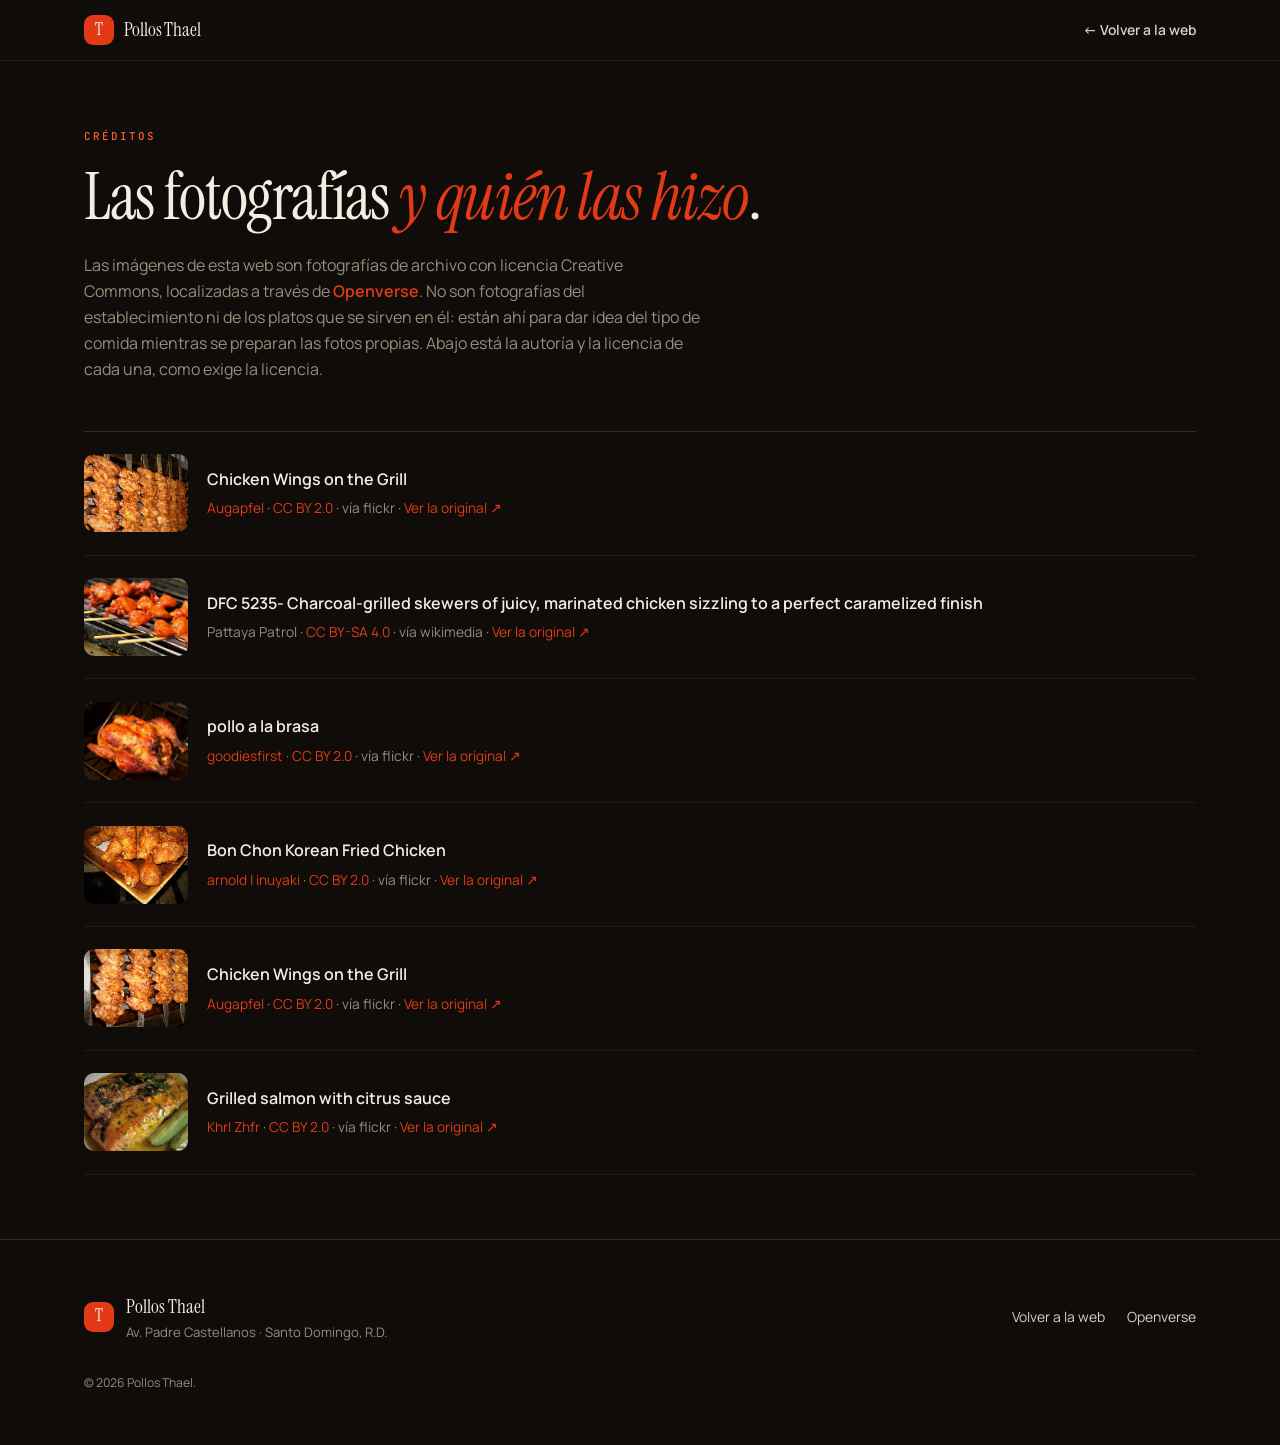
<file: pollos-thael/creditos.html>
<!DOCTYPE html>
<html lang="es-DO">
<head>
<meta charset="utf-8" />
<meta name="viewport" content="width=device-width, initial-scale=1" />
<title>Créditos fotográficos · Pollos Thael</title>
<meta name="description" content="Autoría y licencias de las fotografías usadas en la web de Pollos Thael." />
<meta name="robots" content="noindex, follow" />
<meta name="theme-color" content="#100C0A" />

<link rel="icon" href="data:image/svg+xml,%3Csvg xmlns='http://www.w3.org/2000/svg' viewBox='0 0 32 32'%3E%3Crect width='32' height='32' rx='7' fill='%23C63B12'/%3E%3Ctext x='16' y='23' font-family='Georgia,serif' font-size='19' fill='%23F6F1E7' text-anchor='middle'%3ET%3C/text%3E%3C/svg%3E" />

<link rel="preconnect" href="https://fonts.googleapis.com" />
<link rel="preconnect" href="https://fonts.gstatic.com" crossorigin />
<link rel="stylesheet" href="https://fonts.googleapis.com/css2?family=Instrument+Serif:ital@0;1&family=Manrope:wght@300;400;500;600;700&family=JetBrains+Mono:wght@400;500&display=swap" />

<link rel="stylesheet" href="styles.css?v=20260904" />
</head>
<body>

<a class="skip-link" href="#contenido">Saltar al contenido</a>

<header class="nav is-solid">
  <div class="nav-inner">
    <a class="nav-logo" href="index.html">
      <span class="nav-logo-mark" aria-hidden="true">T</span>
      <span class="nav-logo-text">Pollos&nbsp;Thael</span>
    </a>
    <div class="nav-right">
      <a class="volver" href="index.html">← Volver a la web</a>
    </div>
  </div>
</header>

<main class="creditos" id="contenido">
  <div class="wrap">
    <p class="eyebrow">Créditos</p>
    <h1 class="h2">Las fotografías <em>y quién las hizo</em>.</h1>

    <p class="creditos-intro">
      Las imágenes de esta web son fotografías de archivo con licencia
      Creative Commons, localizadas a través de
      <a class="dato-enlace" href="https://openverse.org" target="_blank" rel="noopener">Openverse</a>.
      No son fotografías del establecimiento ni de los platos que se sirven
      en él: están ahí para dar idea del tipo de comida mientras se
      preparan las fotos propias. Abajo está la autoría y la licencia de
      cada una, como exige la licencia.
    </p>

    <!-- Esta lista la escribe tools/procesar_fotos.py a partir de
         assets/credits.json. Está en el HTML a propósito: la atribución
         tiene que verse siempre, también sin JavaScript. No la edites a
         mano; vuelve a ejecutar el script. -->
    <ul class="creditos-lista" data-creditos>
      <li class="credito">
        <img class="credito-mini" src="assets/img/hero.webp" alt="" loading="lazy" />
        <div>
          <p class="credito-titulo">Chicken Wings on the Grill</p>
          <p class="credito-meta">
            <a href="https://www.flickr.com/photos/47038415@N00" target="_blank" rel="noopener">Augapfel</a> · <a href="https://creativecommons.org/licenses/by/2.0/" target="_blank" rel="noopener">CC BY 2.0</a> · vía flickr · <a href="https://www.flickr.com/photos/47038415@N00/296424771" target="_blank" rel="noopener">Ver la original ↗</a>
          </p>
        </div>
      </li>
      <li class="credito">
        <img class="credito-mini" src="assets/img/casa.webp" alt="" loading="lazy" />
        <div>
          <p class="credito-titulo">DFC 5235- Charcoal-grilled skewers of juicy, marinated chicken sizzling to a perfect caramelized finish</p>
          <p class="credito-meta">
            Pattaya Patrol · <a href="https://creativecommons.org/licenses/by-sa/4.0/" target="_blank" rel="noopener">CC BY-SA 4.0</a> · vía wikimedia · <a href="https://commons.wikimedia.org/w/index.php?curid=188523041" target="_blank" rel="noopener">Ver la original ↗</a>
          </p>
        </div>
      </li>
      <li class="credito">
        <img class="credito-mini" src="assets/img/pollo-horneado.webp" alt="" loading="lazy" />
        <div>
          <p class="credito-titulo">pollo a la brasa</p>
          <p class="credito-meta">
            <a href="https://www.flickr.com/photos/49215102@N00" target="_blank" rel="noopener">goodiesfirst</a> · <a href="https://creativecommons.org/licenses/by/2.0/" target="_blank" rel="noopener">CC BY 2.0</a> · vía flickr · <a href="https://www.flickr.com/photos/49215102@N00/8761648762" target="_blank" rel="noopener">Ver la original ↗</a>
          </p>
        </div>
      </li>
      <li class="credito">
        <img class="credito-mini" src="assets/img/pollo-frito.webp" alt="" loading="lazy" />
        <div>
          <p class="credito-titulo">Bon Chon Korean Fried Chicken</p>
          <p class="credito-meta">
            <a href="https://www.flickr.com/photos/58819758@N00" target="_blank" rel="noopener">arnold | inuyaki</a> · <a href="https://creativecommons.org/licenses/by/2.0/" target="_blank" rel="noopener">CC BY 2.0</a> · vía flickr · <a href="https://www.flickr.com/photos/58819758@N00/1435410013" target="_blank" rel="noopener">Ver la original ↗</a>
          </p>
        </div>
      </li>
      <li class="credito">
        <img class="credito-mini" src="assets/img/alitas.webp" alt="" loading="lazy" />
        <div>
          <p class="credito-titulo">Chicken Wings on the Grill</p>
          <p class="credito-meta">
            <a href="https://www.flickr.com/photos/47038415@N00" target="_blank" rel="noopener">Augapfel</a> · <a href="https://creativecommons.org/licenses/by/2.0/" target="_blank" rel="noopener">CC BY 2.0</a> · vía flickr · <a href="https://www.flickr.com/photos/47038415@N00/296424771" target="_blank" rel="noopener">Ver la original ↗</a>
          </p>
        </div>
      </li>
      <li class="credito">
        <img class="credito-mini" src="assets/img/salmon.webp" alt="" loading="lazy" />
        <div>
          <p class="credito-titulo">Grilled salmon with citrus sauce</p>
          <p class="credito-meta">
            <a href="https://www.flickr.com/photos/26037046@N00" target="_blank" rel="noopener">Khrl Zhfr</a> · <a href="https://creativecommons.org/licenses/by/2.0/" target="_blank" rel="noopener">CC BY 2.0</a> · vía flickr · <a href="https://www.flickr.com/photos/26037046@N00/5707194694" target="_blank" rel="noopener">Ver la original ↗</a>
          </p>
        </div>
      </li>
    </ul>
  </div>
</main>

<footer class="foot">
  <div class="wrap foot-inner">
    <div class="foot-brand">
      <span class="nav-logo-mark" aria-hidden="true">T</span>
      <div>
        <p class="foot-nombre">Pollos Thael</p>
        <p class="foot-lema">Av. Padre Castellanos · Santo Domingo, R.D.</p>
      </div>
    </div>
    <nav class="foot-links" aria-label="Pie de página">
      <a href="index.html">Volver a la web</a>
      <a href="https://openverse.org" target="_blank" rel="noopener">Openverse</a>
    </nav>
    <p class="foot-legal">© <span data-anio>2026</span> Pollos Thael.</p>
  </div>
</footer>


</body>
</html>
</file>
<file: pollos-thael/styles.css>
/* =============================================================
   POLLOS THAEL — hoja de estilos
   Negro de horno · brasa · dorado · Santo Domingo
   -------------------------------------------------------------
   1. Tokens          5. Componentes
   2. Reset y base    6. Secciones
   3. Utilidades      7. Efectos
   4. Tipografía      8. Responsive   9. Movimiento reducido
   ============================================================= */

/* =============================================================
   1. TOKENS
   -------------------------------------------------------------
   Todo el color de la web sale de aquí. Cambiando este bloque
   cambia el sitio entero: no hay ni un color suelto más abajo.
   ============================================================= */
:root {
  /* Superficies — negro CÁLIDO, nunca negro puro.
     El #000 con texto claro encima vibra y cansa la vista. */
  --bg:        #100C0A;   /* el fondo de la casa */
  --bg-2:      #1A1310;   /* un escalón por encima */
  --bg-3:      #251B17;   /* zócalos y bandas */
  --papel:     #1E1613;   /* las tarjetas */

  /* Texto — crema, nunca blanco puro, por lo mismo */
  --ink:       #F4EDE1;
  --ink-soft:  #DBD1C1;
  --ink-mute:  #9A8C7B;

  /* Acentos */
  --brasa:     #E23A16;   /* el rojo del horno */
  --brasa-2:   #FF5C2E;   /* al pasar por encima: más claro, no más oscuro */
  --brasa-luz: rgba(226, 58, 22, .22);
  --sobre-brasa: #FFF4EE;  /* texto encima del rojo */
  --verde:     #7CB35A;   /* "abierto" — subido de tono para que brille */
  --dorado:    #D9A441;

  --linea:     rgba(244, 237, 225, .15);
  --linea-2:   rgba(244, 237, 225, .07);
  --vidrio:    rgba(244, 237, 225, .05);
  --sombra:    0 20px 50px -24px rgba(0, 0, 0, .8);
  --sombra-alta: 0 30px 70px -28px rgba(226, 58, 22, .55);

  /* La sección clara que rompe el negro a mitad de página.
     Lleva sus propios acentos: los del fondo negro no contrastan
     lo suficiente sobre crema. */
  --claro:      #F4EDE1;
  --claro-2:    #FFFCF6;
  --claro-ink:  #17120F;
  --claro-mute: rgba(23, 18, 15, .55);
  --claro-linea: rgba(23, 18, 15, .14);
  --brasa-claro: #A5300F;   /* el rojo, oscurecido para leerse sobre crema */
  --dorado-claro: #B07A18;

  /* Degradados con nombre, para no repetir números */
  --hero-fondo: radial-gradient(120% 80% at 50% 8%, #1E1512 0%, var(--bg) 52%, #0B0807 100%);
  --via-fondo:  linear-gradient(165deg, #2A1B14 0%, var(--papel) 62%);

  /* Tipografías */
  --serif: "Instrument Serif", Georgia, "Times New Roman", serif;
  --sans:  "Manrope", -apple-system, BlinkMacSystemFont, "Segoe UI", Roboto, sans-serif;
  --mono:  "JetBrains Mono", ui-monospace, SFMono-Regular, Menlo, monospace;

  /* Ritmo */
  --gutter: clamp(1.25rem, 5vw, 4rem);
  --radio:  14px;
  --radio-lg: 22px;

  /* Curvas */
  --ease-out:   cubic-bezier(0.16, 1, 0.3, 1);
  --ease-soft:  cubic-bezier(0.25, 0.46, 0.45, 0.94);
  --ease-bounce: cubic-bezier(0.34, 1.56, 0.64, 1);
}

/* =============================================================
   2. RESET Y BASE
   ============================================================= */
*, *::before, *::after { box-sizing: border-box; margin: 0; }

html {
  -webkit-text-size-adjust: 100%;
  tab-size: 2;
  scroll-behavior: smooth;
  scroll-padding-top: 92px;
}

body {
  background: var(--bg);
  color: var(--ink);
  font-family: var(--sans);
  font-size: 16px;
  font-weight: 400;
  line-height: 1.62;
  -webkit-font-smoothing: antialiased;
  text-rendering: optimizeLegibility;
  overflow-x: clip;
  overscroll-behavior-y: none;
}

[hidden] { display: none !important; }

img, svg, video { display: block; max-width: 100%; }
img { height: auto; }
button { font: inherit; color: inherit; cursor: pointer; border: 0; background: none; }
a { color: inherit; text-decoration: none; }
ul, ol { list-style: none; padding: 0; }
p { text-wrap: pretty; }
table { border-collapse: collapse; width: 100%; }

::selection { background: var(--brasa); color: var(--sobre-brasa); }

:focus-visible {
  outline: 2px solid var(--brasa);
  outline-offset: 3px;
  border-radius: 4px;
}

/* =============================================================
   3. UTILIDADES
   ============================================================= */
.wrap {
  width: 100%;
  max-width: 1240px;
  margin-inline: auto;
  padding-inline: var(--gutter);
}

.sr-only {
  position: absolute; width: 1px; height: 1px;
  padding: 0; margin: -1px; overflow: hidden;
  clip: rect(0 0 0 0); clip-path: inset(50%); white-space: nowrap;
}

.skip-link {
  position: fixed; top: -100px; left: 1rem; z-index: 9999;
  padding: .65rem 1.1rem; border-radius: 8px;
  background: var(--ink); color: var(--bg); font-weight: 600;
}
.skip-link:focus { top: 1rem; }

/* =============================================================
   4. TIPOGRAFÍA
   ============================================================= */
h1, h2, h3, h4 {
  font-weight: 400;
  line-height: 1.04;
  letter-spacing: -0.018em;
  text-wrap: balance;
}

.h2 {
  font-family: var(--serif);
  font-size: clamp(2.15rem, 5.6vw, 4.15rem);
  line-height: 1.02;
}
.h2 em, .hero-title em {
  font-style: italic;
  color: var(--brasa);
}

.eyebrow {
  font-family: var(--mono);
  font-size: .68rem;
  font-weight: 500;
  letter-spacing: .19em;
  text-transform: uppercase;
  /* El rojo de relleno se queda justo en el límite de legibilidad a este
     tamaño. Para texto pequeño se usa el tono claro. */
  color: var(--brasa-2);
  margin-bottom: 1.1rem;
}
.eyebrow--centro { text-align: center; }

.kicker {
  font-family: var(--mono);
  font-size: .68rem;
  letter-spacing: .19em;
  text-transform: uppercase;
  color: var(--ink-soft);
}

.lead {
  font-size: clamp(1.05rem, 2.1vw, 1.32rem);
  line-height: 1.62;
  color: var(--ink-soft);
  max-width: 60ch;
}

/* =============================================================
   5. COMPONENTES
   ============================================================= */

/* ---------- Botones ---------- */
.btn {
  display: inline-flex; align-items: center; justify-content: center; gap: .5rem;
  padding: .78rem 1.4rem;
  border-radius: 999px;
  font-size: .9rem; font-weight: 600; letter-spacing: -0.005em;
  border: 1px solid transparent;
  transition: transform .45s var(--ease-out), background-color .35s var(--ease-out),
              color .35s var(--ease-out), box-shadow .45s var(--ease-out),
              border-color .35s var(--ease-out);
  will-change: transform;
}
.btn-lg { padding: .95rem 1.85rem; font-size: .96rem; }
.btn-sm { padding: .52rem 1.05rem; font-size: .81rem; }

.btn-primary {
  background: var(--brasa); color: var(--sobre-brasa);
  box-shadow: 0 8px 30px -10px rgba(226, 58, 22, .60);
}
.btn-primary:hover {
  background: var(--brasa-2);
  transform: translateY(-2px);
  box-shadow: 0 14px 40px -10px rgba(255, 92, 46, .70);
}

.btn-ghost {
  border-color: var(--linea);
  color: var(--ink);
  background: transparent;
}
.btn-ghost:hover {
  border-color: var(--ink);
  background: var(--vidrio);
  transform: translateY(-2px);
}

.btn-ico { font-size: .95em; opacity: .9; }

/* ---------- Cartelito Abierto / Cerrado ---------- */
.estado {
  display: inline-flex; align-items: center; gap: .5rem;
  padding: .34rem .8rem .34rem .68rem;
  border-radius: 999px;
  border: 1px solid var(--linea);
  background: var(--vidrio);
  font-size: .76rem; font-weight: 600;
  letter-spacing: -0.005em;
  color: var(--ink-soft);
  white-space: nowrap;
}
.estado-dot {
  width: 7px; height: 7px; border-radius: 50%;
  background: var(--ink-mute);
  flex: none;
}
.estado.is-abierto { border-color: rgba(124, 179, 90, .42); color: var(--verde); }
.estado.is-abierto .estado-dot {
  background: var(--verde);
  box-shadow: 0 0 0 0 rgba(124, 179, 90, .55);
  animation: latido 2.6s var(--ease-soft) infinite;
}
.estado.is-cerrado { border-color: rgba(226, 58, 22, .40); color: var(--brasa-2); }
.estado.is-cerrado .estado-dot { background: var(--brasa); }

@keyframes latido {
  0%   { box-shadow: 0 0 0 0 rgba(124, 179, 90, .55); }
  70%  { box-shadow: 0 0 0 7px rgba(124, 179, 90, 0); }
  100% { box-shadow: 0 0 0 0 rgba(124, 179, 90, 0); }
}

/* =============================================================
   6. SECCIONES
   ============================================================= */

/* ---------- Splash ---------- */
.splash {
  position: fixed; inset: 0; z-index: 9998;
  display: grid; place-items: center;
  background: var(--bg);
  transition: opacity .7s var(--ease-out), clip-path .9s var(--ease-out);
  /* Red de seguridad: si el JS falla, desaparece sola a los 4,5 s */
  animation: splashSeguridad .01s 4.5s forwards;
}
.splash.is-out {
  opacity: 0; pointer-events: none;
  clip-path: inset(0 0 100% 0);
}
@keyframes splashSeguridad {
  to { opacity: 0; pointer-events: none; clip-path: inset(0 0 100% 0); }
}
.splash-inner { text-align: center; }
.splash-mark {
  display: block;
  font-family: var(--serif);
  font-size: clamp(1.9rem, 6vw, 3rem);
  letter-spacing: -0.02em;
}
.splash-line {
  display: block;
  width: min(180px, 42vw); height: 2px;
  margin: 1.1rem auto 0;
  background: var(--linea);
  overflow: hidden; border-radius: 2px;
}
.splash-line i {
  display: block; width: 100%; height: 100%;
  background: var(--brasa);
  transform-origin: left;
  animation: cargaBarra 1.8s var(--ease-soft) forwards;
}
@keyframes cargaBarra {
  from { transform: scaleX(0); }
  to   { transform: scaleX(1); }
}

/* ---------- Nav ---------- */
.nav {
  position: fixed; top: 0; left: 0; right: 0; z-index: 900;
  transition: background-color .5s var(--ease-out), box-shadow .5s var(--ease-out),
              border-color .5s var(--ease-out);
  border-bottom: 1px solid transparent;
}
.nav.is-solid {
  /* Opaca a propósito: con transparencia se lee el texto de debajo en
     los navegadores que no pintan el desenfoque. */
  background: var(--bg);
  border-bottom-color: var(--linea-2);
}

.nav-inner {
  max-width: 1240px; margin-inline: auto;
  padding: .95rem var(--gutter);
  display: flex; align-items: center; justify-content: space-between; gap: 1rem;
}

.nav-logo { display: inline-flex; align-items: center; gap: .6rem; }
.nav-logo-mark {
  display: grid; place-items: center;
  width: 30px; height: 30px; border-radius: 9px;
  background: var(--brasa); color: var(--sobre-brasa);
  font-family: var(--serif); font-size: 1.08rem; line-height: 1;
  padding-bottom: 2px;
  flex: none;
}
.nav-logo-text {
  font-family: var(--serif);
  font-size: 1.16rem; letter-spacing: -0.01em;
}

.nav-links { display: none; gap: 1.9rem; }
.nav-links a {
  font-size: .87rem; font-weight: 500; color: var(--ink-soft);
  position: relative; padding-block: .2rem;
  transition: color .3s var(--ease-out);
}
.nav-links a::after {
  content: ""; position: absolute; left: 0; bottom: 0;
  width: 100%; height: 1px; background: var(--brasa);
  transform: scaleX(0); transform-origin: right;
  transition: transform .45s var(--ease-out);
}
.nav-links a:hover { color: var(--ink); }
.nav-links a:hover::after { transform: scaleX(1); transform-origin: left; }

.nav-right { display: flex; align-items: center; gap: .7rem; }
.nav-right .btn-sm { display: none; }
.estado--nav { display: none; }
/* El cartelito de la barra solo aparece al bajar: arriba ya está en la portada. */
.nav .estado--nav { opacity: 0; transform: translateY(-4px); pointer-events: none;
  transition: opacity .45s var(--ease-out), transform .45s var(--ease-out); }
.nav.is-solid .estado--nav { opacity: 1; transform: none; pointer-events: auto; }

/* ---------- Barra fija de móvil ---------- */
.barra-movil {
  position: fixed; left: 0; right: 0; bottom: 0; z-index: 890;
  display: flex; gap: .55rem;
  padding: .6rem var(--gutter) calc(.6rem + env(safe-area-inset-bottom));
  background: var(--bg);
  border-top: 1px solid var(--linea-2);
  box-shadow: 0 -14px 34px -18px rgba(0, 0, 0, .85);
  transition: transform .5s var(--ease-out), opacity .4s var(--ease-out);
}
.barra-movil.is-fuera {
  transform: translateY(110%);
  opacity: 0;
  pointer-events: none;
}
.barra-btn {
  flex: 1;
  display: inline-flex; align-items: center; justify-content: center; gap: .4rem;
  padding: .8rem .8rem; border-radius: 999px;
  font-size: .87rem; font-weight: 600;
}
.barra-btn--primary { background: var(--brasa); color: var(--sobre-brasa); }
.barra-btn--ghost { border: 1px solid var(--linea); color: var(--ink); }

/* ---------- Hero ---------- */
.hero {
  position: relative;
  min-height: 100svh;
  display: flex; align-items: center;
  padding: 8rem 0 6.5rem;
  overflow: hidden;
  background:
    var(--hero-fondo);
}

/* La foto de portada. No es el protagonista: va detrás de un velo crema
   para que el titular se lea siempre, y aporta el calor del horno. */
.hero-foto { position: absolute; inset: 0; overflow: hidden; pointer-events: none; }
.hero-foto img {
  width: 100%; height: 100%;
  object-fit: cover; object-position: center 46%;
  /* El desenfoque es a propósito: convierte una foto que se amplía
     mucho en profundidad de campo, y deja el titular como protagonista. */
  filter: saturate(1.10) contrast(1.06) blur(2px);
  transform: scale(1.04);
}
/* El velo. Sobre negro puede ser mucho más suave que sobre crema:
   el texto claro se lee bien encima de una foto oscurecida, así que
   la foto se ve más que antes, no menos. */
.hero-velo {
  position: absolute; inset: 0;
  background:
    radial-gradient(62% 56% at 50% 50%,
      rgba(16,12,10,.90) 0%,
      rgba(16,12,10,.82) 48%,
      rgba(16,12,10,.60) 76%,
      rgba(16,12,10,.42) 100%),
    linear-gradient(180deg,
      rgba(16,12,10,.88) 0%,
      rgba(16,12,10,.52) 26%,
      rgba(16,12,10,.50) 62%,
      rgba(16,12,10,.90) 88%,
      var(--bg) 100%);
}

/* El "plato": halo de brasa detrás del titular. Es el sello visual. */
.hero-plate {
  position: absolute; top: 50%; left: 50%;
  width: min(1000px, 128vw); aspect-ratio: 1;
  transform: translate(-50%, -54%);
  pointer-events: none;
}
.hero-plate-glow {
  position: absolute; inset: 12%;
  opacity: .55;
  border-radius: 50%;
  background:
    radial-gradient(circle at 50% 45%, rgba(217, 164, 65, .34) 0%, rgba(226, 58, 22, .26) 40%, transparent 70%);
  filter: blur(46px);
  animation: brasaRespira 9s var(--ease-soft) infinite;
}
.hero-plate-ring {
  position: absolute; inset: 6%;
  border-radius: 50%;
  border: 1px solid rgba(244, 237, 225, .07);
}
.hero-plate-ring--2 { inset: 20%; border-color: rgba(226, 58, 22, .16); }

@keyframes brasaRespira {
  0%, 100% { opacity: .82; transform: scale(1); }
  50%      { opacity: 1;   transform: scale(1.045); }
}

.hero-grain {
  position: absolute; inset: 0; pointer-events: none;
  opacity: .22; mix-blend-mode: overlay;
  background-image: url("data:image/svg+xml,%3Csvg xmlns='http://www.w3.org/2000/svg' width='160' height='160'%3E%3Cfilter id='n'%3E%3CfeTurbulence type='fractalNoise' baseFrequency='.85' numOctaves='3'/%3E%3C/filter%3E%3Crect width='160' height='160' filter='url(%23n)' opacity='.32'/%3E%3C/svg%3E");
}

.hero-inner {
  position: relative; z-index: 2;
  width: 100%; max-width: 1240px;
  margin-inline: auto; padding-inline: var(--gutter);
  text-align: center;
}

.hero-title {
  font-family: var(--serif);
  font-size: clamp(2.7rem, 10.5vw, 7rem);
  line-height: .98;
  letter-spacing: -0.028em;
  margin: 1.4rem 0 0;
}

.hero-sub {
  margin: 1.5rem auto 0;
  max-width: 46ch;
  font-size: clamp(1rem, 2vw, 1.2rem);
  color: var(--ink-soft);
}

.hero-actions {
  display: flex; flex-wrap: wrap; justify-content: center; gap: .7rem;
  margin-top: 2.2rem;
}

.hero-foot {
  display: flex; flex-wrap: wrap; align-items: center; justify-content: center;
  gap: .9rem;
  margin-top: 2.6rem;
}
.hero-sep { display: none; width: 1px; height: 20px; background: var(--linea); }

.hero-rating {
  display: inline-flex; align-items: center; gap: .55rem;
  font-size: .86rem; color: var(--ink-mute);
}
.hero-nota {
  font-family: var(--serif); font-size: 1.45rem;
  color: var(--ink); font-weight: 400; line-height: 1;
}
.stars { color: var(--dorado); letter-spacing: .06em; font-size: .82rem; }
.star-vacia { font-style: normal; color: rgba(244, 237, 225, .24); }
.hero-rating-meta b { font-weight: 600; color: var(--ink-soft); }

.hero-scroll {
  position: absolute; left: 50%; bottom: 2.1rem;
  transform: translateX(-50%);
  width: 22px; height: 34px; border-radius: 12px;
  border: 1px solid var(--linea);
  display: none; place-items: start center;
  padding-top: 6px;
}
.hero-scroll span {
  width: 3px; height: 7px; border-radius: 2px; background: var(--brasa);
  animation: bajaPunto 2.1s var(--ease-soft) infinite;
}
@keyframes bajaPunto {
  0%   { transform: translateY(0); opacity: 0; }
  30%  { opacity: 1; }
  75%  { transform: translateY(11px); opacity: 0; }
  100% { transform: translateY(11px); opacity: 0; }
}

/* ---------- Cinta ---------- */
.ticker {
  border-block: 1px solid var(--linea);
  background: var(--bg-2);
  overflow: hidden;
  padding-block: .85rem;
}
.ticker-track {
  display: flex; align-items: center; gap: 1.6rem;
  width: max-content;
  animation: corre 42s linear infinite;
}
.ticker-item {
  font-family: var(--serif);
  font-size: clamp(1.05rem, 2.4vw, 1.5rem);
  color: var(--ink-soft);
  white-space: nowrap;
}
.ticker-dot {
  width: 5px; height: 5px; border-radius: 50%;
  background: var(--brasa); flex: none;
}
@keyframes corre {
  from { transform: translateX(0); }
  to   { transform: translateX(-50%); }
}

/* ---------- Banda ancha de foto ---------- */
.banda {
  position: relative;
  margin: 0;
  height: clamp(180px, 30vw, 380px);
  overflow: hidden;
  background: var(--bg-3);
}
.banda img {
  width: 100%; height: 100%;
  object-fit: cover; object-position: center 58%;
  transform: scale(1.02);
}
.banda::after {
  content: ""; position: absolute; inset: 0;
  background:
    linear-gradient(180deg, var(--bg) 0%, rgba(16,12,10,.10) 22%, rgba(16,12,10,.10) 74%, var(--bg) 100%);
}

/* ---------- La casa ---------- */
.casa { padding: clamp(4.5rem, 11vw, 8.5rem) 0; }
.casa-head { max-width: 22ch; }
.casa .lead { margin-top: 2rem; }

.pilares {
  display: grid; gap: 2.2rem;
  margin-top: clamp(3rem, 7vw, 5rem);
  padding-top: clamp(3rem, 7vw, 5rem);
  border-top: 1px solid var(--linea);
}
.pilar-num {
  font-family: var(--mono); font-size: .72rem;
  letter-spacing: .16em; color: var(--brasa);
}
.pilar-titulo {
  font-family: var(--serif);
  font-size: 1.6rem;
  margin: .5rem 0 .6rem;
}
.pilar p { color: var(--ink-mute); font-size: .96rem; max-width: 40ch; }

/* ---------- La carta ---------- */
.carta {
  padding: clamp(4.5rem, 11vw, 8.5rem) 0;
  background: linear-gradient(180deg, var(--bg) 0%, var(--bg-2) 100%);
  border-top: 1px solid var(--linea-2);
}
.carta-head { max-width: 30ch; }
.carta-intro { margin-top: 1.3rem; color: var(--ink-mute); max-width: 52ch; }

/* Filtros — solo existen si hay JavaScript */
.carta-tabs { display: none; }
.js .carta-tabs {
  display: flex; flex-wrap: wrap; gap: .5rem;
  margin-top: clamp(2.4rem, 5vw, 3.4rem);
}
.tab {
  padding: .5rem 1.05rem; border-radius: 999px;
  border: 1px solid rgba(244, 237, 225, .20);
  font-size: .82rem; font-weight: 600; color: var(--ink-mute);
  transition: color .3s var(--ease-out), background-color .3s var(--ease-out),
              border-color .3s var(--ease-out), transform .35s var(--ease-out);
}
.tab:hover { color: var(--ink); border-color: var(--ink); transform: translateY(-1px); }
.tab.is-on {
  background: var(--ink); border-color: var(--ink); color: var(--bg);
}

.carta-panels { margin-top: clamp(2.4rem, 5vw, 3.4rem); }
.js .carta-panels { margin-top: 2.2rem; }

.cat + .cat { margin-top: clamp(3rem, 6vw, 4.5rem); }
.cat[hidden] { display: none; }

.cat-head {
  display: flex; flex-wrap: wrap; align-items: baseline; gap: .3rem 1rem;
  padding-bottom: 1.1rem;
  border-bottom: 1px solid var(--linea);
  margin-bottom: 1.6rem;
}
.cat-titulo {
  font-family: var(--serif);
  font-size: clamp(1.5rem, 3.4vw, 2.1rem);
}
.cat-pie { font-size: .87rem; color: var(--ink-mute); }
.cat-pie:empty { display: none; }

.platos { display: grid; gap: .75rem; }

/* La tarjeta de plato — el efecto firma vive aquí */
.plato {
  position: relative; isolation: isolate;
  display: grid;
  grid-template-columns: 1fr auto;
  align-items: center; gap: .8rem 1.2rem;
  padding: 1.15rem 1.3rem;
  border-radius: var(--radio);
  background: var(--papel);
  border: 1px solid var(--linea-2);
  overflow: hidden;
  transition: transform .5s var(--ease-out), box-shadow .5s var(--ease-out),
              border-color .5s var(--ease-out);
  will-change: transform;
}
/* La brasa: halo que sigue al cursor dentro de la tarjeta */
.plato::before {
  content: ""; position: absolute; inset: -1px; z-index: -1;
  background: radial-gradient(
    260px circle at var(--mx, 50%) var(--my, 50%),
    var(--brasa-luz) 0%, transparent 62%);
  opacity: 0;
  transition: opacity .45s var(--ease-out);
}
.plato:hover {
  border-color: rgba(226, 58, 22, .38);
  box-shadow: var(--sombra-alta);
}
.plato:hover::before { opacity: 1; }

.plato--destacado {
  grid-template-columns: 1fr auto;
  padding: 0;
  background: var(--papel);
}
.plato--destacado .plato-texto { padding: 1.4rem 1.3rem 1.5rem; }
.plato--destacado .plato-precio { padding-right: 1.3rem; }

.plato-marco {
  grid-column: 1 / -1;
  position: relative;
  aspect-ratio: 16 / 9;
  display: grid; place-items: center;
  background:
    radial-gradient(90% 120% at 50% 0%, var(--bg-3) 0%, var(--bg-2) 100%);
  border-bottom: 1px solid var(--linea-2);
  overflow: hidden;
}
.plato-vacio {
  font-family: var(--mono); font-size: .66rem;
  letter-spacing: .2em; text-transform: uppercase;
  color: rgba(244, 237, 225, .26);
}
.plato-foto {
  width: 100%; height: 100%; object-fit: cover; object-position: center 52%;
  transition: transform .8s var(--ease-out), filter .8s var(--ease-out);
}
.plato:hover .plato-foto { transform: scale(1.05); filter: saturate(1.12); }

.plato-nombre {
  font-size: 1.02rem; font-weight: 600;
  font-family: var(--sans); letter-spacing: -0.008em;
  display: flex; flex-wrap: wrap; align-items: center; gap: .5rem;
}
.plato-sello {
  font-family: var(--mono); font-size: .6rem; font-weight: 500;
  letter-spacing: .14em; text-transform: uppercase;
  color: var(--brasa);
  border: 1px solid rgba(226, 58, 22, .45);
  border-radius: 999px; padding: .16rem .5rem;
}
.plato-desc {
  margin-top: .3rem;
  font-size: .89rem; color: var(--ink-mute); max-width: 52ch;
}

.plato-precio {
  font-family: var(--mono); font-size: .9rem; font-weight: 500;
  color: var(--ink); white-space: nowrap;
}
.plato-precio:empty::after {
  content: "—";
  color: rgba(244, 237, 225, .22);
}

.carta-nota {
  margin-top: 2.4rem;
  font-size: .87rem; color: var(--ink-mute);
}
.carta-nota a { color: var(--brasa); font-weight: 600; }
.carta-nota a:hover { text-decoration: underline; }

/* ---------- Reseñas ---------- */
/* La única sección clara de la web. Rompe el negro justo a mitad de
   página, que es donde el ojo se cansa, y hace que las reseñas —lo que
   más vende— destaquen por contraste en vez de por tamaño. */
.voces {
  padding: clamp(4.5rem, 11vw, 8rem) 0;
  background: var(--claro);
  color: var(--claro-ink);
}
.voces .eyebrow { color: var(--brasa-claro); }
.voces-grid {
  display: grid; gap: 1rem;
  margin-top: 2.6rem;
}
.voz {
  padding: 1.7rem 1.5rem;
  border: 1px solid var(--claro-linea);
  border-radius: var(--radio-lg);
  background: rgba(255, 255, 255, .45);
  transition: border-color .5s var(--ease-out), background-color .5s var(--ease-out),
              transform .5s var(--ease-out);
}
.voz:hover {
  border-color: rgba(165, 48, 15, .38);
  background: var(--claro-2);
  transform: translateY(-3px);
}
.voz-texto {
  font-family: var(--serif);
  font-size: clamp(1.15rem, 2.5vw, 1.42rem);
  line-height: 1.32;
}
.voz-texto::before { content: "“"; color: var(--dorado-claro); }
.voz-texto::after  { content: "”"; color: var(--dorado-claro); }
.voz-fuente {
  margin-top: 1rem;
  font-family: var(--mono); font-size: .66rem;
  letter-spacing: .16em; text-transform: uppercase;
  color: var(--claro-mute);
}
.voces-pie {
  margin-top: 2.4rem; text-align: center;
  font-size: .84rem; color: var(--claro-mute);
}
.voces-pie b { color: var(--claro-ink); font-weight: 600; }

/* ---------- Cómo pedir ---------- */
.pedir { padding: clamp(4.5rem, 11vw, 8.5rem) 0; }
.pedir-head { max-width: 26ch; }

.pedir-grid {
  display: grid; gap: 1rem;
  margin-top: clamp(2.6rem, 6vw, 4rem);
}
.via {
  padding: 1.9rem 1.6rem;
  border: 1px solid var(--linea);
  border-radius: var(--radio-lg);
  background: var(--papel);
  display: flex; flex-direction: column; align-items: flex-start; gap: .55rem;
  transition: transform .5s var(--ease-out), box-shadow .5s var(--ease-out),
              border-color .5s var(--ease-out);
}
.via:hover {
  transform: translateY(-4px);
  box-shadow: var(--sombra);
  border-color: rgba(244, 237, 225, .26);
}
.via--destacada {
  background: var(--via-fondo);
  border-color: rgba(226, 58, 22, .38);
}
.via-num {
  font-family: var(--mono); font-size: .72rem;
  letter-spacing: .16em; color: var(--brasa);
}
.via-titulo { font-family: var(--serif); font-size: 1.55rem; }
.via p { color: var(--ink-mute); font-size: .93rem; }
.via .btn { margin-top: .9rem; }

/* ---------- Visítanos ---------- */
.visita {
  padding: clamp(4.5rem, 11vw, 8.5rem) 0;
  background: var(--bg-2);
  border-top: 1px solid var(--linea-2);
}
.visita-head { max-width: 24ch; }

.visita-grid {
  display: grid; gap: 2.6rem;
  margin-top: clamp(2.6rem, 6vw, 4rem);
}

.dato + .dato { margin-top: 1.9rem; }
.dato-label {
  display: block;
  font-family: var(--mono); font-size: .66rem;
  letter-spacing: .18em; text-transform: uppercase;
  color: var(--ink-mute);
  margin-bottom: .5rem;
}
.dato-valor { font-size: 1.02rem; color: var(--ink-soft); }
.dato-enlace { color: var(--brasa); font-weight: 600; }
.dato-enlace:hover { text-decoration: underline; }
.dato-links { display: flex; flex-wrap: wrap; gap: .5rem; margin-top: .8rem; }
.dato-links a {
  font-size: .8rem; font-weight: 600;
  padding: .38rem .85rem; border-radius: 999px;
  border: 1px solid var(--linea);
  transition: border-color .3s var(--ease-out), background-color .3s var(--ease-out);
}
.dato-links a:hover { border-color: var(--ink); background: var(--vidrio); }

.visita-horario {
  padding: 1.7rem 1.6rem;
  border-radius: var(--radio-lg);
  background: var(--papel);
  border: 1px solid var(--linea);
  align-self: start;
}
.horario-top {
  display: flex; align-items: center; justify-content: space-between;
  gap: 1rem; margin-bottom: 1rem;
}
.horario-top .dato-label { margin-bottom: 0; }

.horario tr { border-top: 1px solid var(--linea-2); }
.horario tr:first-child { border-top: 0; }
.horario th, .horario td {
  padding: .62rem 0;
  font-size: .92rem; font-weight: 400; text-align: left;
}
.horario th { color: var(--ink-soft); }
.horario td {
  text-align: right;
  font-family: var(--mono); font-size: .84rem; color: var(--ink-mute);
}
.horario tr.is-hoy th, .horario tr.is-hoy td { color: var(--brasa); font-weight: 600; }
.horario tr.is-hoy th::after {
  content: "hoy";
  font-family: var(--mono); font-size: .58rem; letter-spacing: .14em;
  text-transform: uppercase; margin-left: .55rem;
  color: var(--brasa); opacity: .75;
}
.horario-nota {
  margin-top: 1rem;
  font-size: .74rem; color: var(--ink-mute);
}

/* ---------- Pie ---------- */
.foot {
  padding: 3.2rem 0 calc(6.5rem + env(safe-area-inset-bottom));
  border-top: 1px solid var(--linea);
  background: var(--bg);
}
.foot-inner { display: grid; gap: 1.9rem; }
.foot-brand { display: flex; align-items: center; gap: .75rem; }
.foot-nombre { font-family: var(--serif); font-size: 1.2rem; }
.foot-lema { font-size: .82rem; color: var(--ink-mute); }

.foot-links { display: flex; flex-wrap: wrap; gap: .35rem 1.4rem; }
.foot-links a {
  font-size: .87rem; color: var(--ink-soft);
  transition: color .3s var(--ease-out);
}
.foot-links a:hover { color: var(--brasa); }

.foot-legal { font-size: .76rem; color: var(--ink-mute); line-height: 1.7; }
.foot-creditos { color: var(--ink-soft); border-bottom: 1px solid var(--linea); }
.foot-creditos:hover { color: var(--brasa); border-color: var(--brasa); }

/* ---------- Página de créditos fotográficos ---------- */
.creditos { padding: clamp(5rem, 12vw, 8rem) 0 4rem; }
.creditos-intro { margin-top: 1.4rem; color: var(--ink-mute); max-width: 62ch; }
.creditos-lista { margin-top: 3rem; border-top: 1px solid var(--linea); }
.credito {
  padding: 1.4rem 0;
  border-bottom: 1px solid var(--linea-2);
  display: grid; gap: 1.2rem;
}
.credito-mini {
  width: 104px; height: 78px; border-radius: 10px;
  object-fit: cover; background: var(--bg-2);
}
.credito-titulo { font-size: 1rem; font-weight: 600; }
.credito-meta { font-size: .86rem; color: var(--ink-mute); margin-top: .3rem; }
.credito-meta a { color: var(--brasa); }
.credito-meta a:hover { text-decoration: underline; }
.volver {
  display: inline-flex; align-items: center; gap: .45rem;
  font-size: .87rem; font-weight: 600; color: var(--ink-soft);
}
.volver:hover { color: var(--brasa); }

/* =============================================================
   7. EFECTOS
   ============================================================= */
[data-reveal] {
  opacity: 0;
  transform: translateY(20px);
  transition: opacity .85s var(--ease-out), transform .85s var(--ease-out);
}
[data-reveal].is-revealed { opacity: 1; transform: none; }

/* Sin JavaScript nada puede quedarse invisible */
html:not(.js) [data-reveal] { opacity: 1; transform: none; }

/* =============================================================
   8. RESPONSIVE
   ============================================================= */
@media (min-width: 540px) {
  .platos { gap: .8rem; }
  .voces-grid { grid-template-columns: repeat(2, 1fr); }
}

@media (min-width: 720px) {
  .credito { grid-template-columns: 104px 1fr; align-items: center; }
  .hero-sep { display: block; }
  .hero-scroll { display: grid; }
  .pilares { grid-template-columns: repeat(3, 1fr); gap: 2.6rem; }
  .pedir-grid { grid-template-columns: repeat(3, 1fr); }
  .plato { padding: 1.3rem 1.6rem; }
  .plato--destacado {
    padding: 0;
    grid-template-columns: minmax(0, 260px) 1fr auto;
    align-items: stretch;
  }
  .plato--destacado .plato-marco {
    grid-column: auto;
    aspect-ratio: auto;
    border-bottom: 0;
    border-right: 1px solid var(--linea-2);
  }
  .plato--destacado .plato-texto {
    align-self: center;
    padding: 1.5rem 0 1.5rem 1.6rem;
  }
  .plato--destacado .plato-precio { align-self: center; padding-right: 1.6rem; }
  .foot-inner {
    grid-template-columns: auto 1fr;
    align-items: center;
  }
  .foot-links { justify-content: flex-end; }
  .foot-legal { grid-column: 1 / -1; }
}

@media (min-width: 960px) {
  html { scroll-padding-top: 104px; }
  .nav-links { display: flex; }
  .nav-right .btn-sm { display: inline-flex; }
  .estado--nav { display: inline-flex; }
  .barra-movil { display: none; }
  .foot { padding-bottom: 3.2rem; }
  .visita-grid { grid-template-columns: 1.15fr .85fr; gap: 4rem; }
  .voces-grid { grid-template-columns: repeat(4, 1fr); }
  .voz { padding: 2rem 1.7rem; }
}

@media (min-width: 1280px) {
  .casa-head, .carta-head, .pedir-head, .visita-head { max-width: none; }
  .hero-title { letter-spacing: -0.032em; }
}

/* =============================================================
   9. MOVIMIENTO REDUCIDO
   Solo se apaga lo que molesta de verdad: bucles largos y
   parpadeos. Los hovers, los fundidos y los cambios de color se
   quedan — apagarlos deja la web muerta en Windows.
   ============================================================= */
@media (prefers-reduced-motion: reduce) {
  html { scroll-behavior: auto; }
  .ticker-track { animation: none; }
  .hero-plate-glow { animation: none; }
  .hero-scroll span { animation: none; opacity: .8; }
  .estado.is-abierto .estado-dot { animation: none; }
}
</file>
